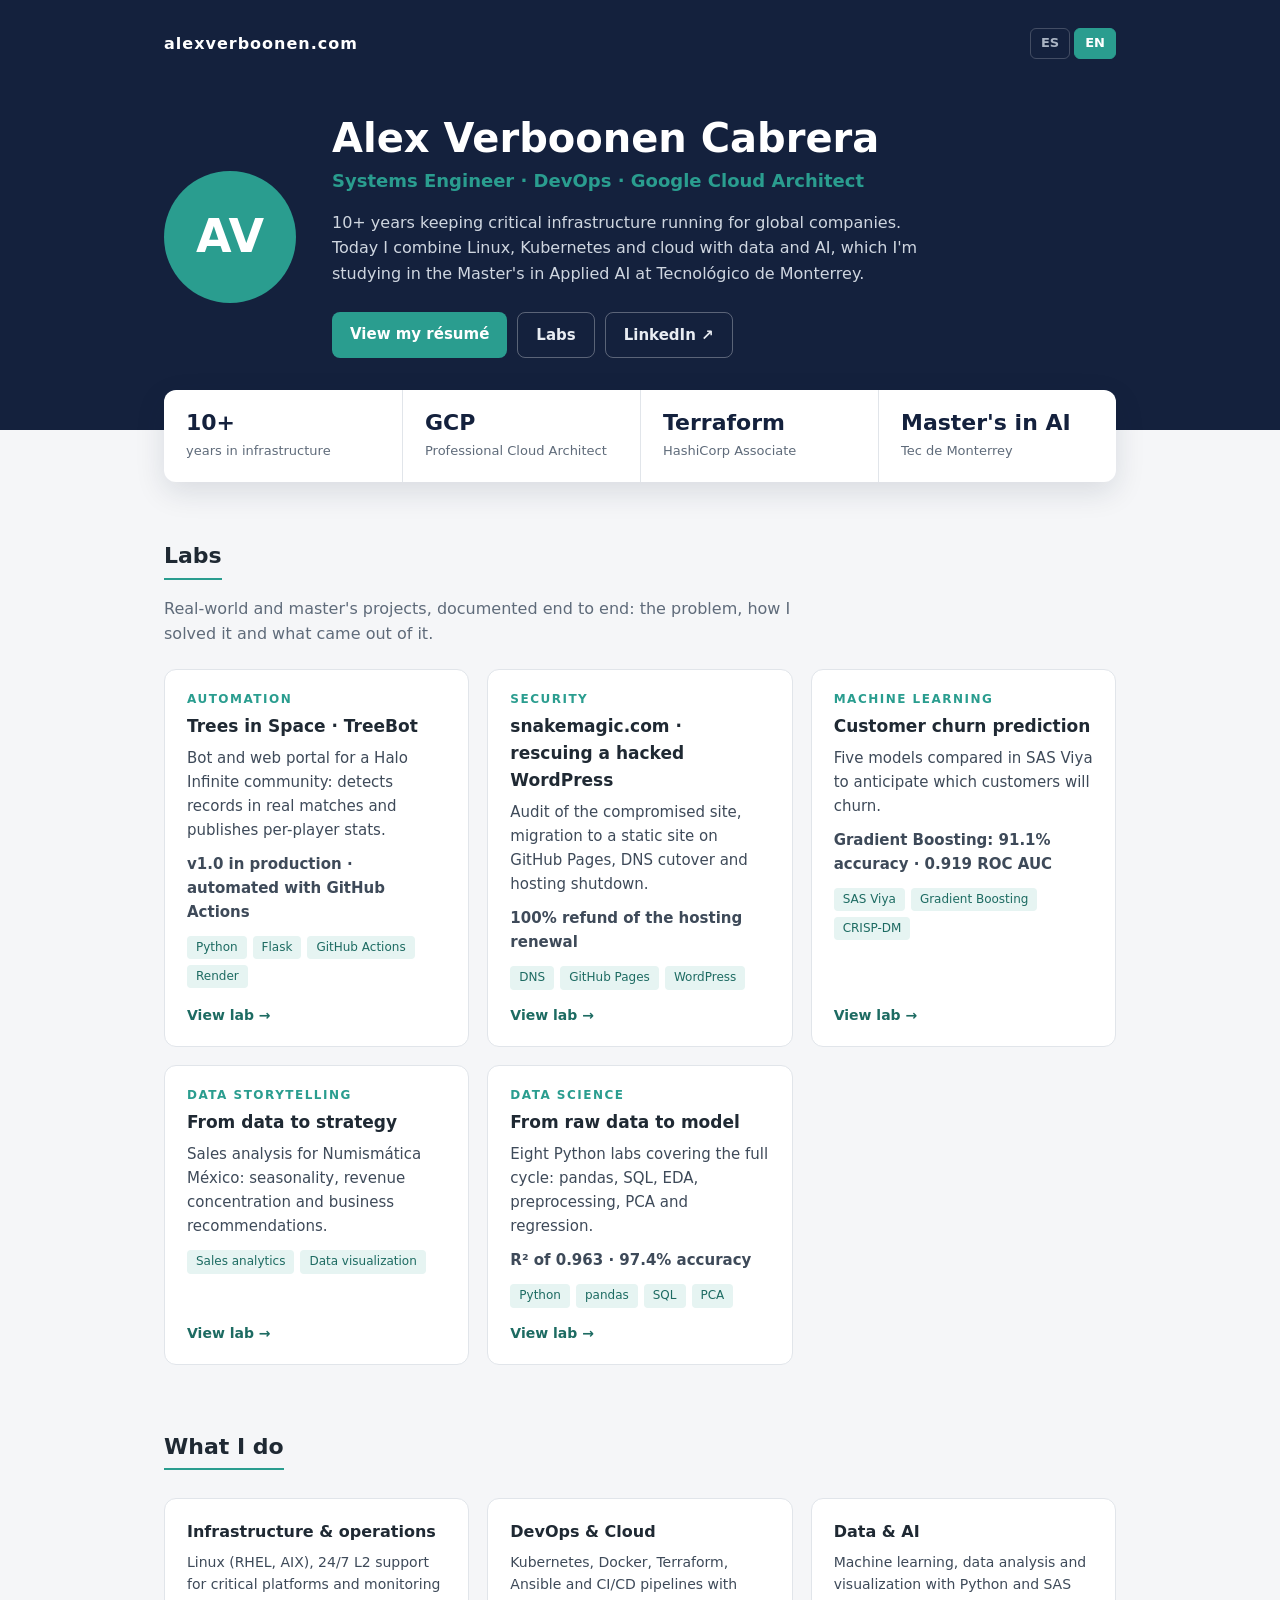
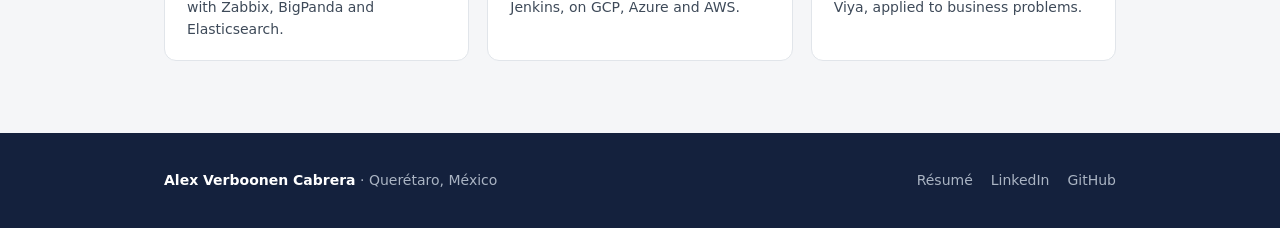
<file: index.html>
<!DOCTYPE html>
<!--
  ============================================================
   PORTADA (LANDING) DE alexverboonen.com
  ============================================================
   Una sola página bilingüe (español / inglés).
   • Cada texto existe dos veces: uno con class="es" y otro con class="en".
     Solo se muestra el del idioma activo.
   • El idioma se elige así: botón ES/EN → idioma del navegador → español.
   • Colores: mismas variables que el CV (sección :root), para que todo
     el sitio se vea como uno solo.
   • Para agregar un laboratorio: copia un bloque <a class="lab">…</a>
     dentro de la sección "labs" y cambia textos y enlaces.
  ============================================================
-->
<html lang="es">
<head>
  <meta charset="UTF-8">
  <meta name="viewport" content="width=device-width, initial-scale=1.0">
  <title>Alex Verboonen Cabrera · Systems Engineer, DevOps & Cloud</title>
  <meta name="description" content="Alex Verboonen Cabrera: Systems Engineer y DevOps con más de 10 años en infraestructura, Google Professional Cloud Architect. CV y laboratorios de datos, IA y cloud.">
  <link rel="canonical" href="https://alexverboonen.com/">

  <!-- Vista previa al compartir el enlace (LinkedIn, WhatsApp, etc.) -->
  <meta property="og:type" content="website">
  <meta property="og:url" content="https://alexverboonen.com/">
  <meta property="og:title" content="Alex Verboonen Cabrera · Systems Engineer, DevOps & Cloud">
  <meta property="og:description" content="Más de 10 años en infraestructura para empresas globales. CV y laboratorios de datos, IA y cloud.">

  <style>
    /* ---------- 1. VARIABLES (las mismas del CV) ---------- */
    :root {
      --color-fondo:   #f5f6f8;
      --color-tarjeta: #ffffff;
      --color-lateral: #14213d;
      --color-acento:  #2a9d8f;
      --color-boton:   #1d6b62;   /* verde oscuro: buen contraste con texto blanco */
      --color-texto:   #1f2933;
      --color-suave:   #5f6b7a;
      --fuente: "Segoe UI", system-ui, -apple-system, Roboto, Arial, sans-serif;
    }

    * { box-sizing: border-box; margin: 0; padding: 0; }
    body {
      font-family: var(--fuente);
      background: var(--color-fondo);
      color: var(--color-texto);
      line-height: 1.6;
    }
    a { color: inherit; text-decoration: none; }
    .contenedor { max-width: 1000px; margin: 0 auto; padding: 0 24px; }

    /* Idiomas: solo se ve el activo */
    html[lang="es"] .en, html[lang="en"] .es { display: none !important; }

    /* ---------- 2. ENCABEZADO OSCURO ---------- */
    .hero {
      background: var(--color-lateral);
      color: #e8ecf2;
      padding: 28px 0 72px;
    }
    .barra {
      display: flex; justify-content: space-between; align-items: center;
      margin-bottom: 56px;
    }
    .marca { font-weight: 700; letter-spacing: 1px; color: #fff; }
    .idiomas { display: flex; gap: 4px; }
    .idiomas button {
      font: inherit; font-size: 13px; font-weight: 600;
      padding: 4px 10px; border-radius: 6px; cursor: pointer;
      background: transparent; color: #aab4c3;
      border: 1px solid rgba(255,255,255,.2);
    }
    .idiomas button[aria-pressed="true"] { background: var(--color-acento); color: #fff; border-color: var(--color-acento); }

    .presentacion { display: flex; gap: 36px; align-items: center; }
    .avatar {
      flex: none;
      width: 132px; height: 132px; border-radius: 50%;
      background: var(--color-acento);
      display: flex; align-items: center; justify-content: center;
      font-size: 46px; font-weight: 700; color: #fff;
    }
    .hero h1 { font-size: 40px; line-height: 1.15; color: #fff; }
    .titular { color: var(--color-acento); font-weight: 600; font-size: 18px; margin: 6px 0 14px; }
    .pitch { max-width: 620px; font-size: 16px; color: #cfd6e0; }

    .acciones { display: flex; flex-wrap: wrap; gap: 10px; margin-top: 26px; }
    .boton {
      display: inline-block; padding: 10px 18px; border-radius: 8px;
      font-size: 15px; font-weight: 600;
      transition: background .15s, border-color .15s;
    }
    .boton.principal { background: var(--color-acento); color: #fff; }
    .boton.principal:hover { background: #238579; }
    .boton.secundario { border: 1px solid rgba(255,255,255,.3); color: #e8ecf2; }
    .boton.secundario:hover { border-color: #fff; }
    .boton:focus-visible, .lab:focus-visible, .idiomas button:focus-visible {
      outline: 3px solid var(--color-acento); outline-offset: 2px;
    }

    /* ---------- 3. DATOS CLAVE (tarjeta que monta sobre el encabezado) ---------- */
    .datos {
      margin-top: -40px;
      background: var(--color-tarjeta);
      border-radius: 12px;
      box-shadow: 0 10px 30px rgba(20,33,61,.12);
      display: grid; grid-template-columns: repeat(4, 1fr);
    }
    .dato { padding: 20px 22px; border-left: 1px solid #e1e5ea; }
    .dato:first-child { border-left: none; }
    .dato strong { display: block; font-size: 22px; color: var(--color-lateral); line-height: 1.2; }
    .dato span { font-size: 13px; color: var(--color-suave); }

    /* ---------- 4. SECCIONES ---------- */
    section { padding: 56px 0 8px; }
    h2 {
      font-size: 22px; margin-bottom: 6px;
      display: inline-block; padding-bottom: 4px;
      border-bottom: 2px solid var(--color-acento);
    }
    .intro { color: var(--color-suave); margin: 10px 0 22px; max-width: 680px; }

    /* Tarjetas de laboratorios */
    .labs { display: grid; grid-template-columns: repeat(auto-fit, minmax(280px, 1fr)); gap: 18px; }
    .lab {
      display: flex; flex-direction: column;
      background: var(--color-tarjeta);
      border: 1px solid #e1e5ea; border-radius: 12px;
      padding: 20px 22px;
      transition: transform .15s, box-shadow .15s, border-color .15s;
    }
    .lab:hover { transform: translateY(-3px); box-shadow: 0 8px 22px rgba(20,33,61,.10); border-color: var(--color-acento); }
    .categoria { font-size: 12px; font-weight: 700; letter-spacing: 1.5px; text-transform: uppercase; color: var(--color-acento); }
    .lab h3 { font-size: 17px; margin: 4px 0 6px; }
    .lab p { font-size: 15px; color: #3e4a59; }
    .metrica { margin-top: 10px; font-size: 14px; font-weight: 600; color: var(--color-boton); }
    .tec { margin: 12px 0 14px; display: flex; flex-wrap: wrap; gap: 6px; }
    .tec span { font-size: 12px; padding: 2px 9px; border-radius: 4px; background: #e6f4f2; color: #1d6b62; }
    .ver { margin-top: auto; font-size: 14px; font-weight: 600; color: var(--color-boton); }

    /* Lo que hago */
    .areas { display: grid; grid-template-columns: repeat(3, 1fr); gap: 18px; }
    .area { background: var(--color-tarjeta); border-radius: 12px; padding: 20px 22px; border: 1px solid #e1e5ea; }
    .area h3 { font-size: 16px; margin-bottom: 6px; }
    .area p { font-size: 14px; color: #3e4a59; }

    /* ---------- 5. PIE ---------- */
    footer { margin-top: 64px; background: var(--color-lateral); color: #aab4c3; padding: 36px 0; font-size: 14px; }
    footer .contenedor { display: flex; flex-wrap: wrap; justify-content: space-between; gap: 16px; align-items: center; }
    footer strong { color: #fff; }
    footer nav { display: flex; gap: 18px; }
    footer a:hover { color: #fff; }

    /* ---------- 6. CELULARES ---------- */
    @media (max-width: 760px) {
      .barra { margin-bottom: 36px; }
      .presentacion { flex-direction: column; align-items: flex-start; gap: 20px; }
      .avatar { width: 96px; height: 96px; font-size: 34px; }
      .hero h1 { font-size: 32px; }
      .datos { grid-template-columns: 1fr 1fr; }
      .dato:nth-child(3) { border-left: none; }
      .dato:nth-child(n+3) { border-top: 1px solid #e1e5ea; }
      .areas { grid-template-columns: 1fr; }
    }
    @media (prefers-reduced-motion: reduce) { * { transition: none !important; } }
  </style>
</head>
<body>

  <!-- ===== ENCABEZADO ===== -->
  <header class="hero">
    <div class="contenedor">
      <div class="barra">
        <span class="marca">alexverboonen.com</span>
        <div class="idiomas" role="group" aria-label="Idioma / Language">
          <button type="button" data-lang="es" aria-pressed="true">ES</button>
          <button type="button" data-lang="en" aria-pressed="false">EN</button>
        </div>
      </div>

      <div class="presentacion">
        <div class="avatar" aria-hidden="true">AV</div>
        <div>
          <h1>Alex Verboonen Cabrera</h1>
          <p class="titular">Systems Engineer · DevOps · Google Cloud Architect</p>
          <p class="pitch es">Más de 10 años manteniendo en pie infraestructura crítica para empresas globales. Hoy combino Linux, Kubernetes y cloud con datos e inteligencia artificial, que estudio en la Maestría en IA Aplicada del Tec de Monterrey.</p>
          <p class="pitch en">10+ years keeping critical infrastructure running for global companies. Today I combine Linux, Kubernetes and cloud with data and AI, which I'm studying in the Master's in Applied AI at Tecnológico de Monterrey.</p>

          <div class="acciones">
            <a class="boton principal es" href="/cv/es/">Ver mi CV</a>
            <a class="boton principal en" href="/cv/en/">View my résumé</a>
            <a class="boton secundario es" href="#laboratorios">Laboratorios</a>
            <a class="boton secundario en" href="#laboratorios">Labs</a>
            <a class="boton secundario" href="https://www.linkedin.com/in/alex-verboonen/" target="_blank" rel="noopener">LinkedIn ↗</a>
          </div>
        </div>
      </div>
    </div>
  </header>

  <main class="contenedor">

    <!-- ===== DATOS CLAVE ===== -->
    <div class="datos">
      <div class="dato"><strong>10+</strong><span class="es">años en infraestructura</span><span class="en">years in infrastructure</span></div>
      <div class="dato"><strong>GCP</strong><span>Professional Cloud Architect</span></div>
      <div class="dato"><strong>Terraform</strong><span>HashiCorp Associate</span></div>
      <div class="dato"><strong class="es">Maestría IA</strong><strong class="en">Master's in AI</strong><span>Tec de Monterrey</span></div>
    </div>

    <!-- ===== LABORATORIOS ===== -->
    <section id="laboratorios">
      <h2 class="es">Laboratorios</h2>
      <h2 class="en">Labs</h2>
      <p class="intro es">Proyectos reales y de la maestría, documentados de principio a fin: el problema, cómo lo resolví y qué resultó.</p>
      <p class="intro en">Real-world and master's projects, documented end to end: the problem, how I solved it and what came out of it.</p>

      <div class="labs">
        <a class="lab" href="/cv/es/labs/trees-in-space.html" data-en="/cv/en/labs/trees-in-space.html">
          <span class="categoria es">Automatización</span><span class="categoria en">Automation</span>
          <h3>Trees in Space · TreeBot</h3>
          <p class="es">Bot y portal web para una comunidad de Halo Infinite: detecta récords en partidas reales y publica estadísticas por jugador.</p>
          <p class="en">Bot and web portal for a Halo Infinite community: detects records in real matches and publishes per-player stats.</p>
          <p class="metrica es">v1.0 en producción · automatizado con GitHub Actions</p>
          <p class="metrica en">v1.0 in production · automated with GitHub Actions</p>
          <div class="tec"><span>Python</span><span>Flask</span><span>GitHub Actions</span><span>Render</span></div>
          <span class="ver es">Ver laboratorio →</span><span class="ver en">View lab →</span>
        </a>

        <a class="lab" href="/cv/es/labs/snakemagic.html" data-en="/cv/en/labs/snakemagic.html">
          <span class="categoria es">Ciberseguridad</span><span class="categoria en">Security</span>
          <h3 class="es">snakemagic.com · rescate de un WordPress hackeado</h3>
          <h3 class="en">snakemagic.com · rescuing a hacked WordPress</h3>
          <p class="es">Auditoría del sitio comprometido, migración a sitio estático en GitHub Pages, cambio de DNS y cierre del hosting.</p>
          <p class="en">Audit of the compromised site, migration to a static site on GitHub Pages, DNS cutover and hosting shutdown.</p>
          <p class="metrica es">Reembolso del 100% de la renovación</p>
          <p class="metrica en">100% refund of the hosting renewal</p>
          <div class="tec"><span>DNS</span><span>GitHub Pages</span><span>WordPress</span></div>
          <span class="ver es">Ver laboratorio →</span><span class="ver en">View lab →</span>
        </a>

        <a class="lab" href="/cv/es/labs/customer-churn.html" data-en="/cv/en/labs/customer-churn.html">
          <span class="categoria">Machine Learning</span>
          <h3 class="es">Predicción de abandono de clientes</h3>
          <h3 class="en">Customer churn prediction</h3>
          <p class="es">Comparación de cinco modelos en SAS Viya para anticipar qué clientes abandonarán la empresa.</p>
          <p class="en">Five models compared in SAS Viya to anticipate which customers will churn.</p>
          <p class="metrica es">Gradient Boosting: 91.1% de exactitud · ROC AUC 0.919</p>
          <p class="metrica en">Gradient Boosting: 91.1% accuracy · 0.919 ROC AUC</p>
          <div class="tec"><span>SAS Viya</span><span>Gradient Boosting</span><span>CRISP-DM</span></div>
          <span class="ver es">Ver laboratorio →</span><span class="ver en">View lab →</span>
        </a>

        <a class="lab" href="/cv/es/labs/data-storytelling.html" data-en="/cv/en/labs/data-storytelling.html">
          <span class="categoria">Data Storytelling</span>
          <h3 class="es">De los datos a la estrategia</h3>
          <h3 class="en">From data to strategy</h3>
          <p class="es">Análisis de ventas para Numismática México: estacionalidad, concentración de ingresos y recomendaciones comerciales.</p>
          <p class="en">Sales analysis for Numismática México: seasonality, revenue concentration and business recommendations.</p>
          <div class="tec"><span class="es">Análisis de ventas</span><span class="es">Visualización</span><span class="en">Sales analytics</span><span class="en">Data visualization</span></div>
          <span class="ver es">Ver laboratorio →</span><span class="ver en">View lab →</span>
        </a>

        <a class="lab" href="/cv/es/labs/ciencia-datos.html" data-en="/cv/en/labs/ciencia-datos.html">
          <span class="categoria">Data Science</span>
          <h3 class="es">Del dato crudo al modelo</h3>
          <h3 class="en">From raw data to model</h3>
          <p class="es">Ocho laboratorios en Python que recorren el ciclo completo: pandas, SQL, EDA, preprocesamiento, PCA y regresión.</p>
          <p class="en">Eight Python labs covering the full cycle: pandas, SQL, EDA, preprocessing, PCA and regression.</p>
          <p class="metrica es">R² de 0.963 · 97.4% de exactitud</p>
          <p class="metrica en">R² of 0.963 · 97.4% accuracy</p>
          <div class="tec"><span>Python</span><span>pandas</span><span>SQL</span><span>PCA</span></div>
          <span class="ver es">Ver laboratorio →</span><span class="ver en">View lab →</span>
        </a>
      </div>
    </section>

    <!-- ===== LO QUE HAGO ===== -->
    <section>
      <h2 class="es">Lo que hago</h2>
      <h2 class="en">What I do</h2>
      <div class="areas" style="margin-top:22px">
        <div class="area">
          <h3 class="es">Infraestructura y operación</h3><h3 class="en">Infrastructure & operations</h3>
          <p class="es">Linux (RHEL, AIX), soporte L2 24/7 para plataformas críticas y monitoreo con Zabbix, BigPanda y Elasticsearch.</p>
          <p class="en">Linux (RHEL, AIX), 24/7 L2 support for critical platforms and monitoring with Zabbix, BigPanda and Elasticsearch.</p>
        </div>
        <div class="area">
          <h3>DevOps & Cloud</h3>
          <p class="es">Kubernetes, Docker, Terraform, Ansible y pipelines CI/CD con Jenkins, sobre GCP, Azure y AWS.</p>
          <p class="en">Kubernetes, Docker, Terraform, Ansible and CI/CD pipelines with Jenkins, on GCP, Azure and AWS.</p>
        </div>
        <div class="area">
          <h3 class="es">Datos e IA</h3><h3 class="en">Data & AI</h3>
          <p class="es">Machine Learning, análisis y visualización de datos con Python y SAS Viya, aplicados a problemas de negocio.</p>
          <p class="en">Machine learning, data analysis and visualization with Python and SAS Viya, applied to business problems.</p>
        </div>
      </div>
    </section>
  </main>

  <!-- ===== PIE ===== -->
  <footer>
    <div class="contenedor">
      <div><strong>Alex Verboonen Cabrera</strong> · Querétaro, México</div>
      <nav>
        <a class="es" href="/cv/es/">CV</a>
        <a class="en" href="/cv/en/">Résumé</a>
        <a href="https://www.linkedin.com/in/alex-verboonen/" target="_blank" rel="noopener">LinkedIn</a>
        <a href="https://github.com/AlexVerboo" target="_blank" rel="noopener">GitHub</a>
      </nav>
    </div>
  </footer>

  <script>
    // Idioma: elección guardada → idioma del navegador → español
    (function () {
      var guardado = null;
      try { guardado = localStorage.getItem('idioma'); } catch (e) {}
      var navegador = (navigator.language || 'es').slice(0, 2) === 'es' ? 'es' : 'en';
      aplicar(guardado === 'es' || guardado === 'en' ? guardado : navegador);

      document.querySelectorAll('.idiomas button').forEach(function (b) {
        b.addEventListener('click', function () {
          aplicar(b.dataset.lang);
          try { localStorage.setItem('idioma', b.dataset.lang); } catch (e) {}
        });
      });

      function aplicar(lang) {
        document.documentElement.lang = lang;
        document.querySelectorAll('.idiomas button').forEach(function (b) {
          b.setAttribute('aria-pressed', b.dataset.lang === lang);
        });
        // Los enlaces de laboratorios apuntan a la versión del idioma activo
        document.querySelectorAll('.lab').forEach(function (a) {
          if (!a.dataset.es) a.dataset.es = a.getAttribute('href');
          a.setAttribute('href', lang === 'en' ? a.dataset.en : a.dataset.es);
        });
      }
    })();
  </script>
</body>
</html>
</file>
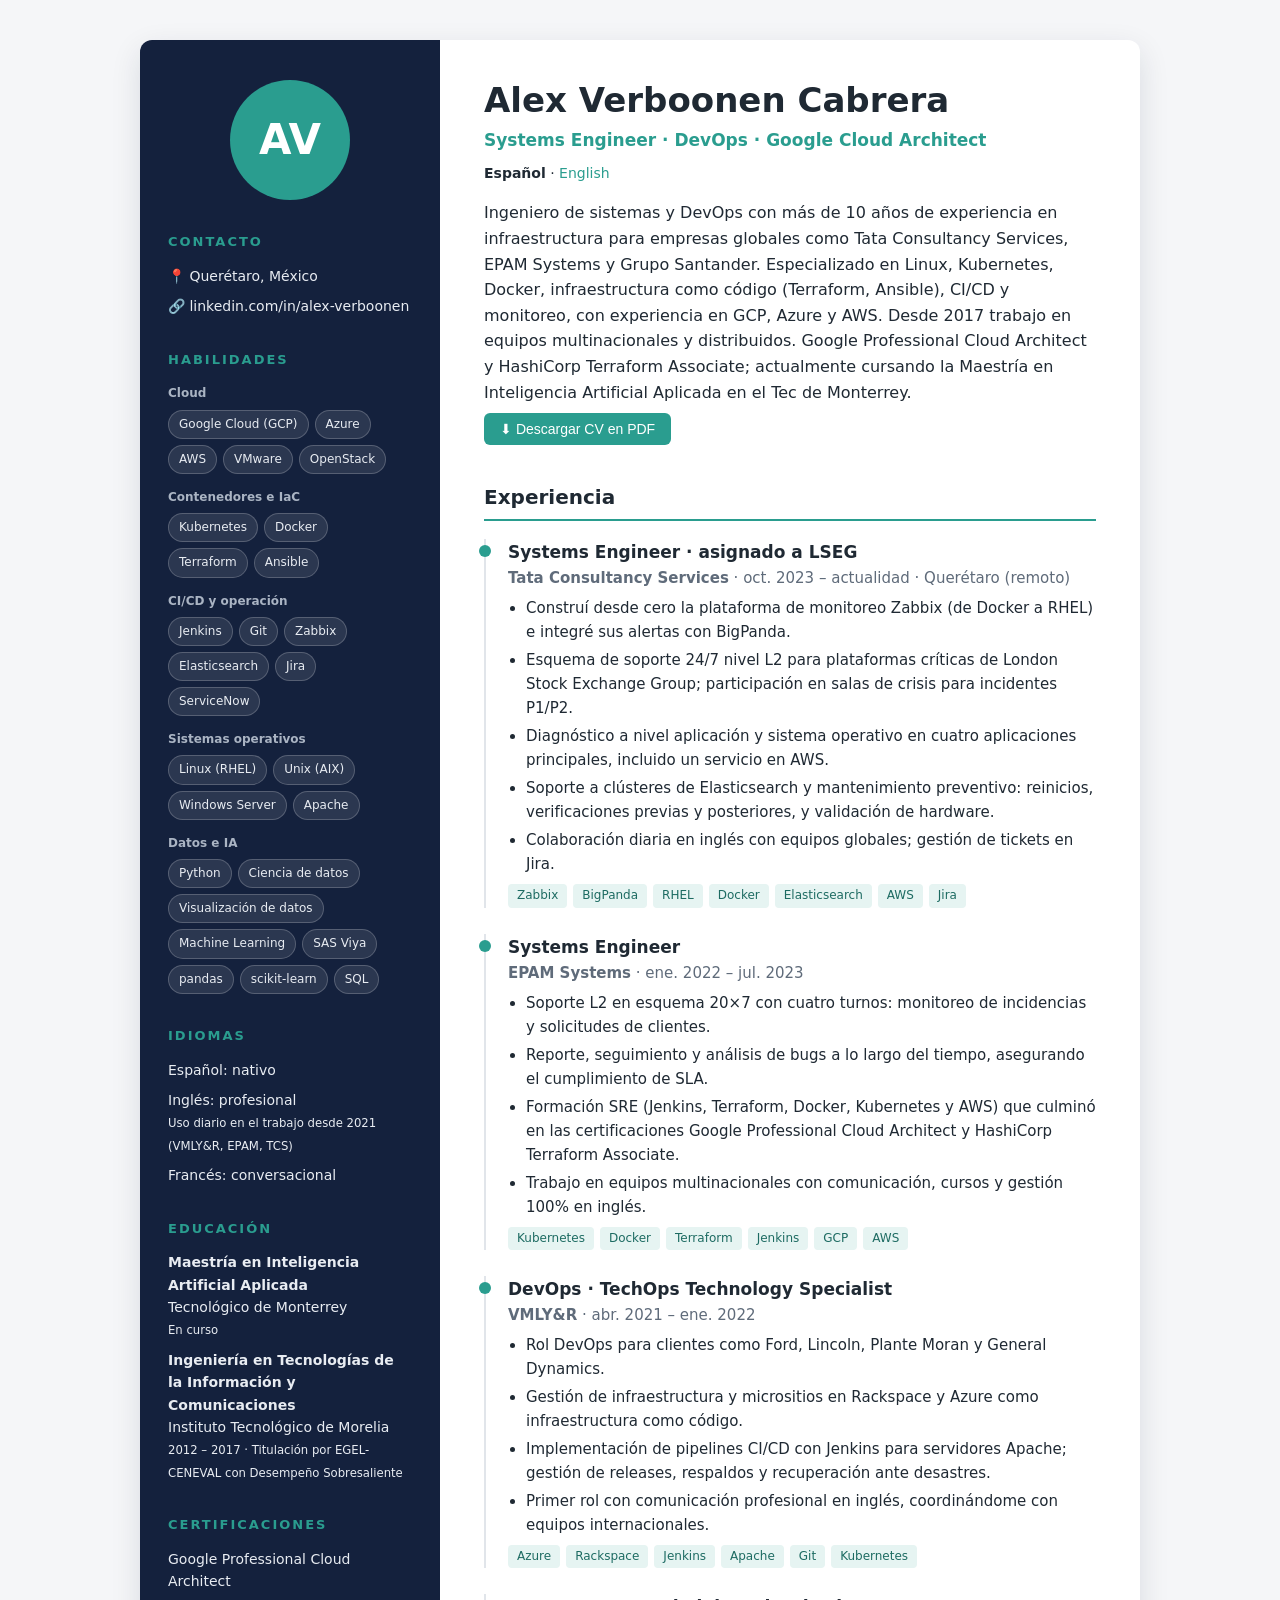
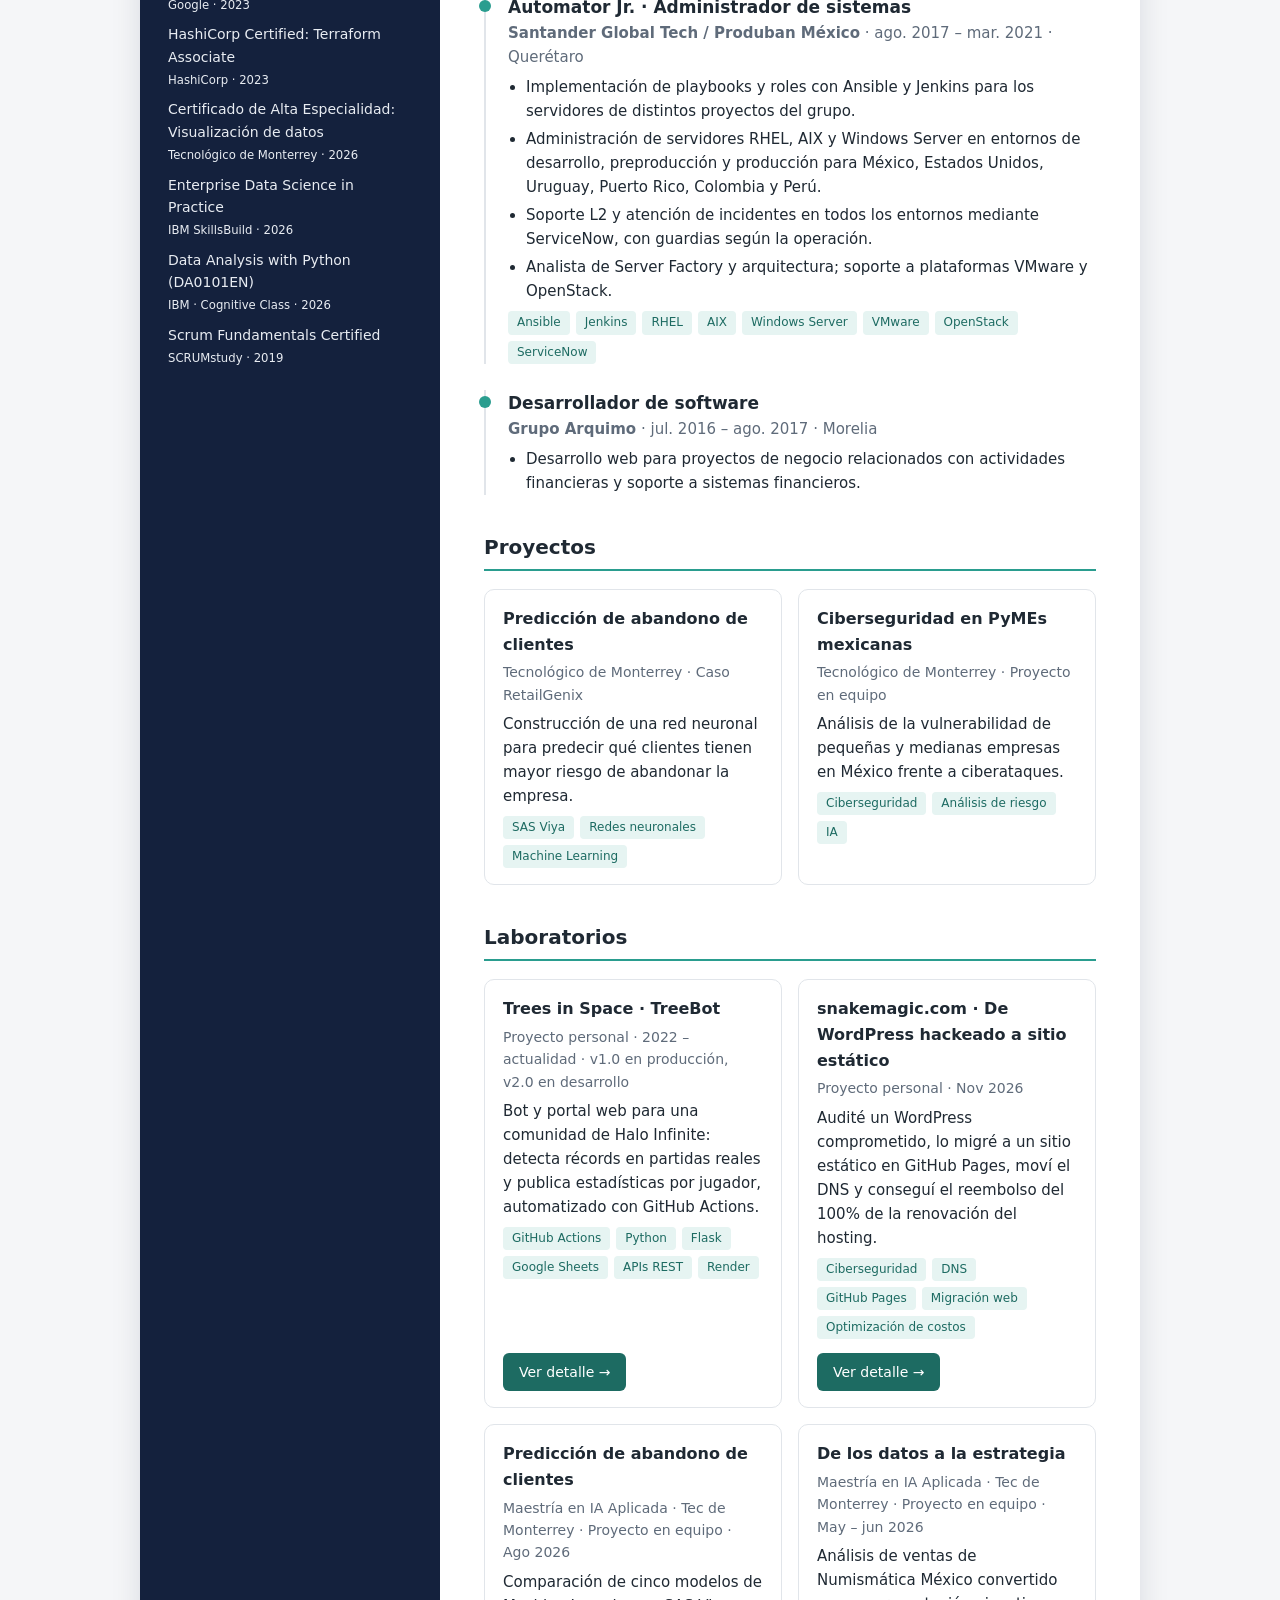
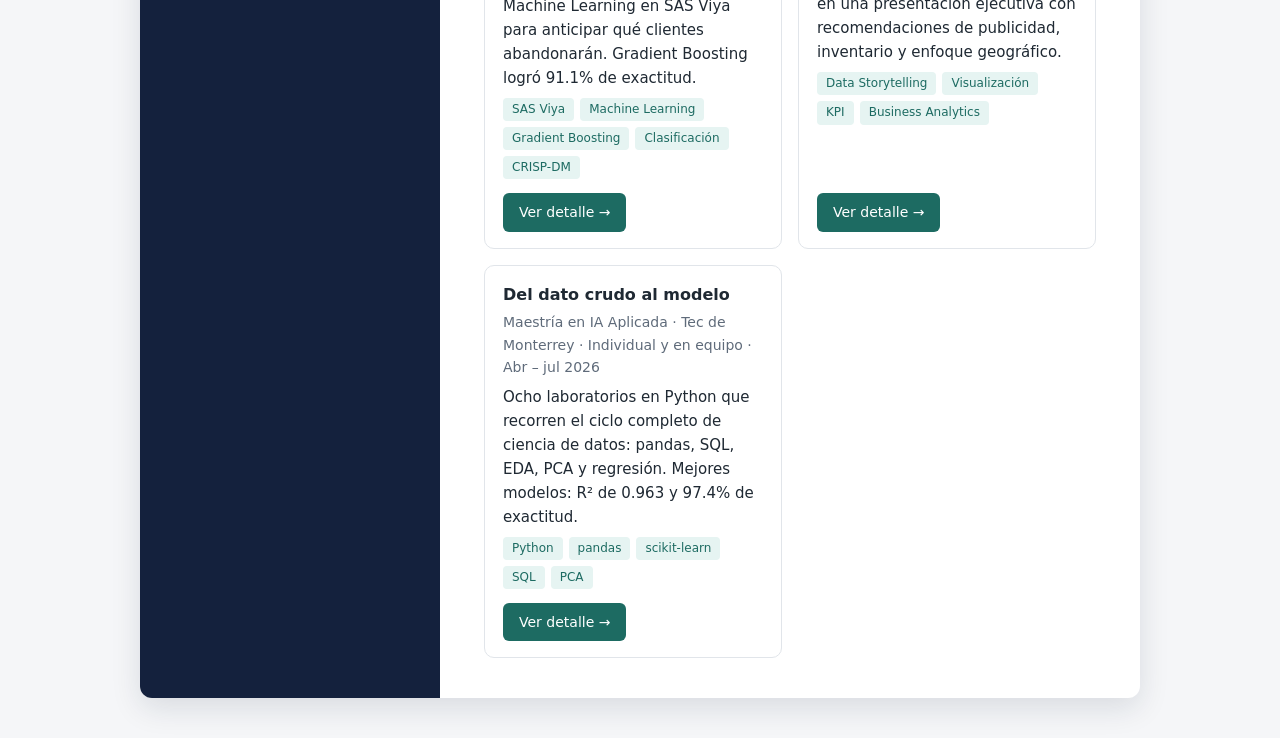
<file: cv/index.html>
<!DOCTYPE html>
<html lang="es">
<head>
  <meta charset="utf-8">
  <title>Alex Verboonen Cabrera</title>
  <meta http-equiv="refresh" content="0; url=/cv/es/">
  <link rel="canonical" href="https://alexverboonen.com/cv/es/">
</head>
<body><a href="/cv/es/">Ir al CV</a></body>
</html>
</file>
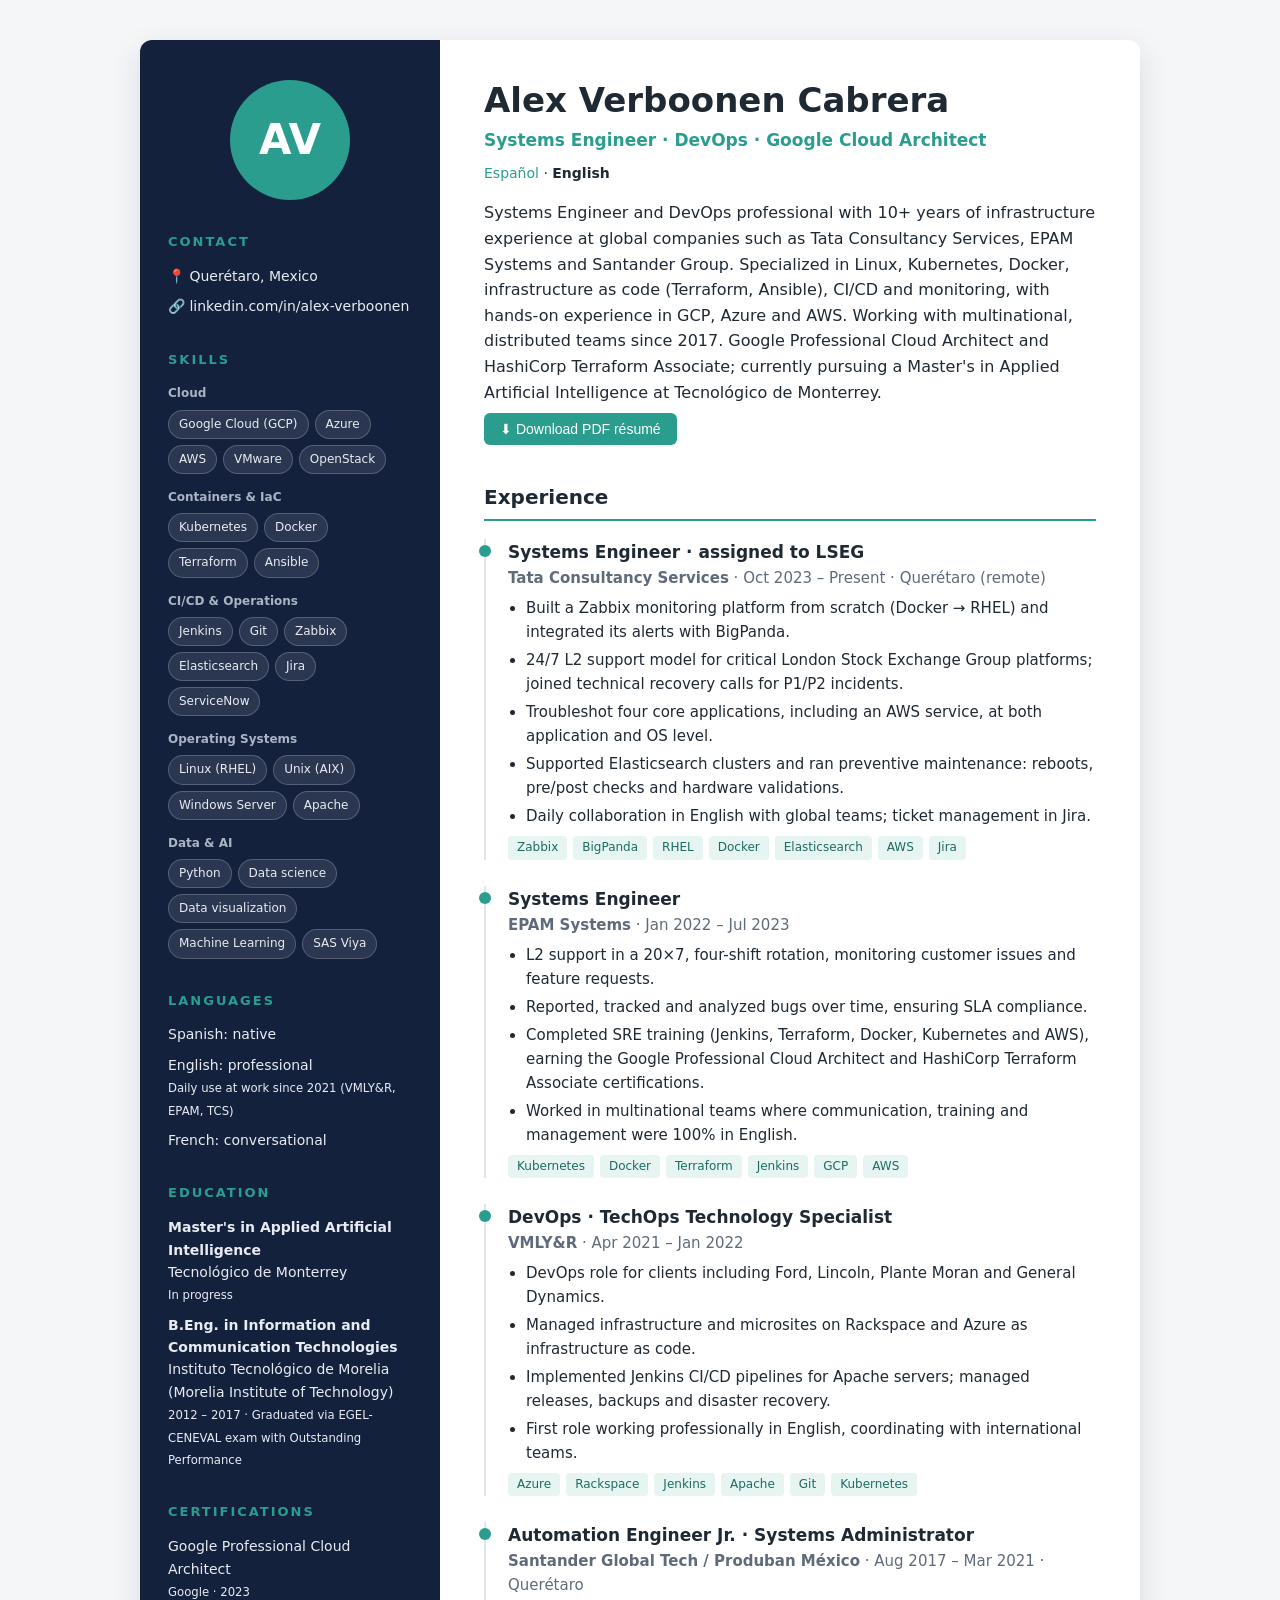
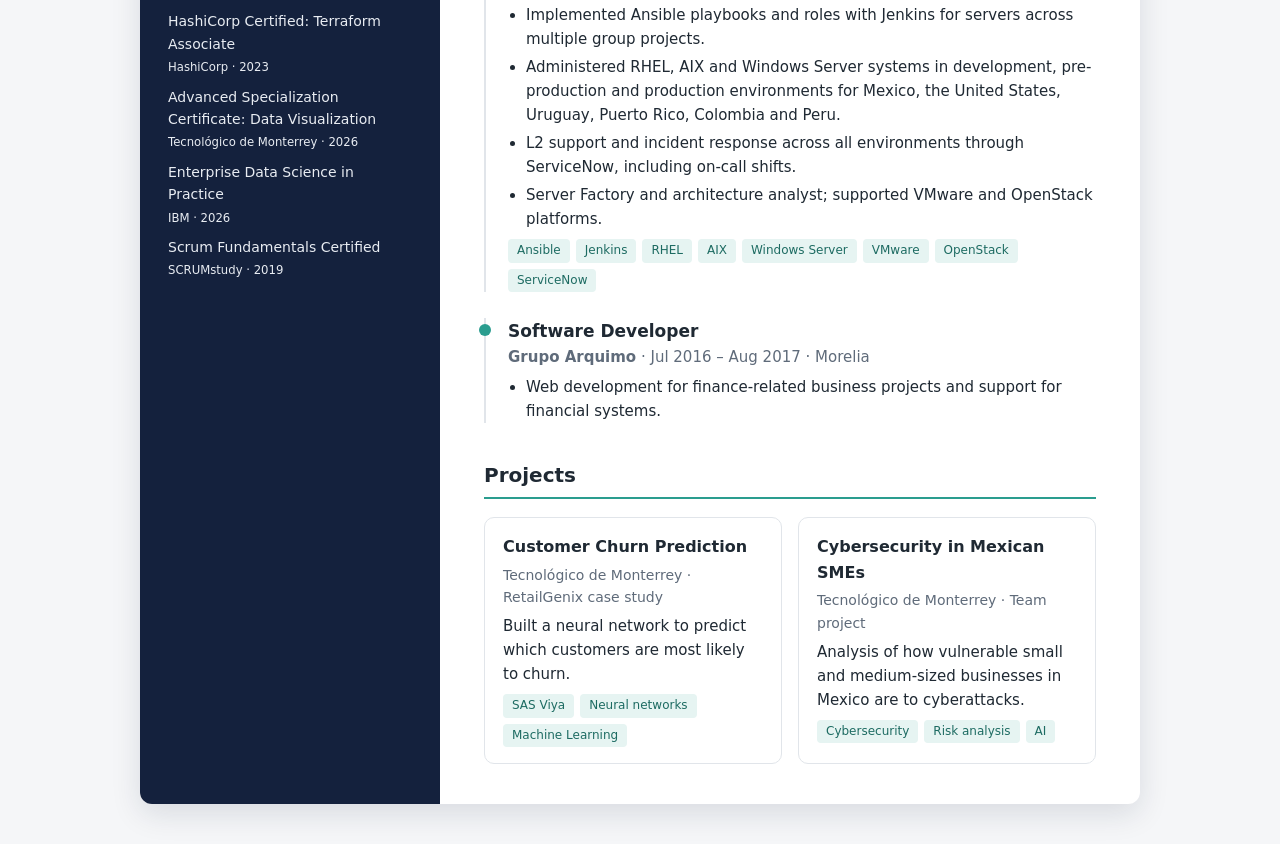
<file: en/index.html>
<!DOCTYPE html>
<!--
  ============================================================
   CURRÍCULUM WEB DE ALEX VERBOONEN CABRERA
  ============================================================
   Cómo está organizado este archivo:
     1. <head>   → datos de la página (título, idioma) y los ESTILOS (CSS).
     2. <body>   → el CONTENIDO que se ve (tu nombre, experiencia, etc.).

   Para cambiar TEXTOS: busca la sección en <body> y edita lo que
   está entre las etiquetas, por ejemplo <h3>Systems Engineer</h3>.

   Para cambiar COLORES: modifica las variables de :root (abajo).
   Todo el sitio usa esas variables, así que cambias un valor
   y se actualiza en todos lados.

   DOS VERSIONES EN UN MISMO ARCHIVO:
     • En pantalla: diseño a dos columnas, pensado para personas.
     • Al imprimir / guardar como PDF: una sola columna, sin colores
       de fondo, pensado para los sistemas ATS de las empresas.
  ============================================================
-->
<html lang="en">
<head>
  <meta charset="UTF-8">
  <!-- Hace que la página se vea bien en celulares -->
  <meta name="viewport" content="width=device-width, initial-scale=1.0">
  <title>Alex Verboonen Cabrera · Systems Engineer & DevOps</title>
  <!-- Descripción que muestran Google y las redes al compartir el enlace -->
  <meta name="description" content="Resume of Alex Verboonen Cabrera: Systems Engineer and DevOps professional with 10+ years of experience in infrastructure, Linux, Kubernetes, Terraform and cloud.">

  <style>
    /* ---------- 1. VARIABLES DE DISEÑO (cámbialas a tu gusto) ---------- */
    :root {
      --color-fondo:      #f5f6f8;   /* fondo general de la página */
      --color-tarjeta:    #ffffff;   /* fondo del área principal */
      --color-lateral:    #14213d;   /* fondo de la columna izquierda */
      --color-acento:     #2a9d8f;   /* color de resaltado (líneas, etiquetas) */
      --color-texto:      #1f2933;   /* texto principal */
      --color-suave:      #5f6b7a;   /* texto secundario (fechas, lugares) */
      --fuente: "Segoe UI", system-ui, -apple-system, Roboto, Arial, sans-serif;
    }

    /* ---------- 2. ESTILOS BASE ---------- */
    * { box-sizing: border-box; margin: 0; padding: 0; }

    body {
      font-family: var(--fuente);
      background: var(--color-fondo);
      color: var(--color-texto);
      line-height: 1.6;
      padding: 40px 16px;
    }

    a { color: var(--color-acento); text-decoration: none; }
    a:hover { text-decoration: underline; }

    /* ---------- 3. ESTRUCTURA: dos columnas ---------- */
    /*
      Truco importante: en el HTML la columna PRINCIPAL va primero
      (así la leen bien los ATS y los lectores de pantalla), pero con
      "order" la columna lateral se dibuja a la izquierda en pantalla.
    */
    .cv {
      max-width: 1000px;
      margin: 0 auto;
      display: grid;
      grid-template-columns: 300px 1fr;  /* columna izquierda fija, derecha flexible */
      background: var(--color-tarjeta);
      border-radius: 12px;
      overflow: hidden;
      box-shadow: 0 10px 30px rgba(20, 33, 61, 0.12);
    }
    .lateral   { order: 1; }
    .principal { order: 2; }

    /* ---------- 4. COLUMNA IZQUIERDA ---------- */
    .lateral {
      background: var(--color-lateral);
      color: #e8ecf2;
      padding: 40px 28px;
    }

    /* Círculo con tus iniciales. Si quieres tu foto, mira el comentario en el HTML */
    .avatar {
      width: 120px; height: 120px;
      border-radius: 50%;
      background: var(--color-acento);
      display: flex; align-items: center; justify-content: center;
      font-size: 42px; font-weight: 700; color: #fff;
      margin: 0 auto 8px;
      object-fit: cover;
    }

    .lateral h2 {
      font-size: 13px;
      text-transform: uppercase;
      letter-spacing: 2px;
      color: var(--color-acento);
      margin: 32px 0 12px;
    }
    .lateral h3 {
      font-size: 12px;
      font-weight: 600;
      color: #aab4c3;
      margin: 14px 0 6px;
    }

    .lateral ul { list-style: none; }
    .lateral li { margin-bottom: 8px; font-size: 14px; }
    .lateral a { color: #e8ecf2; }

    /* Etiquetas de habilidades */
    .etiquetas { display: flex; flex-wrap: wrap; gap: 6px; }
    .etiqueta {
      font-size: 12px;
      padding: 4px 10px;
      border-radius: 20px;
      background: rgba(255, 255, 255, 0.1);
      border: 1px solid rgba(255, 255, 255, 0.2);
    }

    /* ---------- 5. COLUMNA DERECHA ---------- */
    .principal { padding: 40px 44px; }

    .principal h1 { font-size: 34px; line-height: 1.2; }
    .titular {
      font-size: 17px;
      color: var(--color-acento);
      font-weight: 600;
      margin: 6px 0 20px;
    }

    .principal h2 {
      font-size: 20px;
      margin: 36px 0 18px;
      padding-bottom: 6px;
      border-bottom: 2px solid var(--color-acento);
    }

    /* Cada trabajo de la experiencia y cada proyecto */
    .puesto {
      position: relative;
      padding-left: 22px;
      margin-bottom: 26px;
      border-left: 2px solid #e1e5ea;
    }
    /* Puntito de la línea de tiempo */
    .puesto::before {
      content: "";
      position: absolute;
      left: -7px; top: 6px;
      width: 12px; height: 12px;
      border-radius: 50%;
      background: var(--color-acento);
    }
    .puesto h3 { font-size: 17px; }
    .empresa { font-weight: 600; }
    .meta { font-size: 14px; color: var(--color-suave); margin-bottom: 6px; }
    .puesto ul { padding-left: 18px; font-size: 15px; }
    .puesto li { margin-bottom: 4px; }
    .puesto p  { font-size: 15px; }

    /* Etiquetas de tecnologías dentro de un puesto */
    .tec { margin-top: 8px; display: flex; flex-wrap: wrap; gap: 6px; }
    .tec span {
      font-size: 12px;
      padding: 2px 9px;
      border-radius: 4px;
      background: #e6f4f2;
      color: #1d6b62;
    }

    /* Tarjetas de proyectos: cuadrícula de 2 */
    .proyectos {
      display: grid;
      grid-template-columns: repeat(auto-fit, minmax(260px, 1fr));
      gap: 16px;
    }
    .proyecto {
      border: 1px solid #e1e5ea;
      border-radius: 10px;
      padding: 16px 18px;
      font-size: 15px;
    }
    .proyecto h3 { font-size: 16px; margin-bottom: 4px; }

    /* Botón de imprimir / guardar PDF */
    .boton {
      display: inline-block;
      margin-top: 8px;
      padding: 8px 16px;
      border-radius: 6px;
      background: var(--color-acento);
      color: #fff;
      font-size: 14px;
      border: none;
      cursor: pointer;
    }

    .solo-imprimir { display: none; }
    .idioma { font-size: 14px; margin: -12px 0 16px; }

    /* ---------- 6. CELULARES: una sola columna ---------- */
    @media (max-width: 760px) {
      body { padding: 0; }
      .cv { grid-template-columns: 1fr; border-radius: 0; }
      .principal { padding: 32px 22px; }
    }

    /* ---------- 7. IMPRESIÓN / PDF: una columna, apto para ATS ---------- */
    @media print {
      @page { margin: 10mm 14mm; }
      body { background: #fff; padding: 0; font-size: 9.5pt; line-height: 1.35; }
      .solo-imprimir { display: block; margin: -12px 0 10px; color: var(--color-suave); }
      .principal h1 { font-size: 22pt; }
      .titular { margin: 2px 0 14px; font-size: 12pt; }
      .puesto { margin-bottom: 9px; }
      .puesto ul, .puesto p, .proyecto { font-size: 9.5pt; }
      .meta { font-size: 9pt; margin-bottom: 2px; }
      .lateral li { font-size: 9.5pt; margin-bottom: 2px; }
      .cv {
        display: block;          /* una sola columna, en el orden del HTML */
        box-shadow: none;
        border-radius: 0;
      }
      .principal { padding: 0; }
      .lateral {
        background: #fff;        /* sin fondo oscuro: ahorra tinta y lo lee mejor el ATS */
        color: var(--color-texto);
        padding: 0;
      }
      .lateral a { color: var(--color-texto); }
      .lateral h2 {
        font-size: 12pt;
        text-transform: none;
        letter-spacing: 0;
        color: var(--color-texto);
        border-bottom: 2px solid var(--color-acento);
        padding-bottom: 4px;
        margin: 20px 0 10px;
      }
      .lateral h3 { color: var(--color-texto); }
      /* En el PDF las habilidades salen como texto separado por comas */
      .etiquetas { display: block; }
      .etiqueta { border: none; background: none; padding: 0; font-size: 9.5pt; }
      .etiqueta:not(:last-child)::after { content: ","; }
      .tec span { background: none; padding: 0; color: var(--color-suave); }
      .tec span:not(:last-child)::after { content: " ·"; }
      .proyectos { display: block; }
      .proyecto { border: none; padding: 0; margin-bottom: 12px; }
      .puesto { border-left: none; padding-left: 0; break-inside: avoid; }
      .puesto::before { display: none; }
      .no-imprimir, .avatar { display: none; }
      .principal h2 { margin: 16px 0 10px; font-size: 12pt; }
      .lateral h2 { margin: 16px 0 8px; }
      .lateral h3 { margin: 6px 0 2px; font-size: 9.5pt; }
      /* En el PDF, educación y certificaciones van en una sola línea cada una */
      .lateral li br { display: none; }
      .lateral li small::before { content: " · "; }
      .lateral li small { font-size: 9pt; color: var(--color-suave); }
    }
  </style>
</head>

<body>
  <main class="cv">

    <!-- ===================== COLUMNA PRINCIPAL ===================== -->
    <!-- Va primero en el HTML para que los ATS lean tu nombre y experiencia antes que nada -->
    <section class="principal">

      <h1>Alex Verboonen Cabrera</h1>
      <p class="titular">Systems Engineer · DevOps · Google Cloud Architect</p>
      <!-- Enlace a la versión en español (no sale en el PDF) -->
      <p class="no-imprimir idioma"><a href="/">Español</a> · <strong>English</strong></p>
      <!-- Línea de contacto que solo aparece en el PDF, justo debajo de tu nombre (si agregas tu correo, ponlo aquí también) -->
      <p class="solo-imprimir">Querétaro, Mexico · linkedin.com/in/alex-verboonen</p>

      <!-- PERFIL: 3 a 5 líneas, como recomiendan las guías actuales -->
      <p>
        Systems Engineer and DevOps professional with 10+ years of infrastructure experience at global
        companies such as Tata Consultancy Services, EPAM Systems and Santander Group. Specialized in Linux,
        Kubernetes, Docker, infrastructure as code (Terraform, Ansible), CI/CD and monitoring, with hands-on
        experience in GCP, Azure and AWS. Working with multinational, distributed teams since 2017.
        Google Professional Cloud Architect and HashiCorp Terraform Associate; currently pursuing a
        Master's in Applied Artificial Intelligence at Tecnológico de Monterrey.
      </p>

      <!-- Botón para imprimir o guardar como PDF (no aparece en el PDF) -->
      <button class="boton no-imprimir" onclick="window.print()">⬇ Download PDF résumé</button>

      <h2>Experience</h2>

      <!--
        Cada trabajo es un bloque <article class="puesto">.
        Para agregar uno nuevo, copia un bloque completo (desde <article> hasta </article>)
        y cambia los datos. El orden es del más reciente al más antiguo.

        ✍️ FÓRMULA XYZ PARA TUS LOGROS:  "Logré [X], medido por [Y], haciendo [Z]"
           Ejemplo: "Reduje 40% el tiempo de aprovisionamiento de servidores
                     automatizando la configuración con playbooks de Ansible."
           Si no tienes el número exacto, usa escala o rangos honestos:
           "+200 servidores", "5 países", "despliegues semanales".
      -->

      <article class="puesto">
        <h3>Systems Engineer · assigned to LSEG</h3>
        <p class="meta"><span class="empresa">Tata Consultancy Services</span> · Oct 2023 – Present · Querétaro (remote)</p>
        <ul>
          <!-- ✍️ Si tienes cifras (alertas reducidas, tiempo de respuesta, nº de servidores), agrégalas aquí -->
          <li>Built a Zabbix monitoring platform from scratch (Docker → RHEL) and integrated its alerts with BigPanda.</li>
          <li>24/7 L2 support model for critical London Stock Exchange Group platforms; joined technical recovery calls for P1/P2 incidents.</li>
          <li>Troubleshot four core applications, including an AWS service, at both application and OS level.</li>
          <li>Supported Elasticsearch clusters and ran preventive maintenance: reboots, pre/post checks and hardware validations.</li>
          <li>Daily collaboration in English with global teams; ticket management in Jira.</li>
        </ul>
        <div class="tec"><span>Zabbix</span><span>BigPanda</span><span>RHEL</span><span>Docker</span><span>Elasticsearch</span><span>AWS</span><span>Jira</span></div>
      </article>

      <article class="puesto">
        <h3>Systems Engineer</h3>
        <p class="meta"><span class="empresa">EPAM Systems</span> · Jan 2022 – Jul 2023</p>
        <ul>
          <li>L2 support in a 20×7, four-shift rotation, monitoring customer issues and feature requests.</li>
          <li>Reported, tracked and analyzed bugs over time, ensuring SLA compliance.</li>
          <li>Completed SRE training (Jenkins, Terraform, Docker, Kubernetes and AWS), earning the Google Professional Cloud Architect and HashiCorp Terraform Associate certifications.</li>
          <li>Worked in multinational teams where communication, training and management were 100% in English.</li>
        </ul>
        <div class="tec"><span>Kubernetes</span><span>Docker</span><span>Terraform</span><span>Jenkins</span><span>GCP</span><span>AWS</span></div>
      </article>

      <article class="puesto">
        <h3>DevOps · TechOps Technology Specialist</h3>
        <p class="meta"><span class="empresa">VMLY&amp;R</span> · Apr 2021 – Jan 2022</p>
        <ul>
          <li>DevOps role for clients including Ford, Lincoln, Plante Moran and General Dynamics.</li>
          <li>Managed infrastructure and microsites on Rackspace and Azure as infrastructure as code.</li>
          <li>Implemented Jenkins CI/CD pipelines for Apache servers; managed releases, backups and disaster recovery.</li>
          <li>First role working professionally in English, coordinating with international teams.</li>
        </ul>
        <div class="tec"><span>Azure</span><span>Rackspace</span><span>Jenkins</span><span>Apache</span><span>Git</span><span>Kubernetes</span></div>
      </article>

      <article class="puesto">
        <h3>Automation Engineer Jr. · Systems Administrator</h3>
        <p class="meta"><span class="empresa">Santander Global Tech / Produban México</span> · Aug 2017 – Mar 2021 · Querétaro</p>
        <ul>
          <li>Implemented Ansible playbooks and roles with Jenkins for servers across multiple group projects.</li>
          <li>Administered RHEL, AIX and Windows Server systems in development, pre-production and production environments for Mexico, the United States, Uruguay, Puerto Rico, Colombia and Peru.</li>
          <li>L2 support and incident response across all environments through ServiceNow, including on-call shifts.</li>
          <li>Server Factory and architecture analyst; supported VMware and OpenStack platforms.</li>
        </ul>
        <div class="tec"><span>Ansible</span><span>Jenkins</span><span>RHEL</span><span>AIX</span><span>Windows Server</span><span>VMware</span><span>OpenStack</span><span>ServiceNow</span></div>
      </article>

      <article class="puesto">
        <h3>Software Developer</h3>
        <p class="meta"><span class="empresa">Grupo Arquimo</span> · Jul 2016 – Aug 2017 · Morelia</p>
        <ul>
          <li>Web development for finance-related business projects and support for financial systems.</li>
        </ul>
      </article>

      <!-- ===================== PROYECTOS ===================== -->
      <!--
        Aquí muestras tu transición hacia datos e IA.
        Para agregar un proyecto, copia un bloque <div class="proyecto">.
        Si subes el código o un reporte a GitHub, agrega un enlace:
        <a href="https://github.com/TU-USUARIO/proyecto" target="_blank">Ver proyecto</a>
      -->
      <h2>Projects</h2>
      <div class="proyectos">

        <div class="proyecto">
          <h3>Customer Churn Prediction</h3>
          <p class="meta">Tecnológico de Monterrey · RetailGenix case study</p>
          <p>Built a neural network to predict which customers are most likely to churn.</p>
          <div class="tec"><span>SAS Viya</span><span>Neural networks</span><span>Machine Learning</span></div>
        </div>

        <div class="proyecto">
          <h3>Cybersecurity in Mexican SMEs</h3>
          <p class="meta">Tecnológico de Monterrey · Team project</p>
          <p>Analysis of how vulnerable small and medium-sized businesses in Mexico are to cyberattacks.</p>
          <div class="tec"><span>Cybersecurity</span><span>Risk analysis</span><span>AI</span></div>
        </div>

      </div>
    </section>

    <!-- ===================== COLUMNA LATERAL ===================== -->
    <aside class="lateral">

      <!--
        FOTO: para poner tu foto en lugar de las iniciales,
        guarda tu imagen como "foto.jpg" en la misma carpeta que este archivo
        y cambia la línea de abajo por:
        <img class="avatar" src="foto.jpg" alt="Foto de Alex Verboonen">
        (La foto nunca sale en el PDF, para que sea apto para empresas internacionales.)
      -->
      <div class="avatar">AV</div>

      <h2 class="no-imprimir">Contact</h2>
      <ul class="no-imprimir">
        <li>📍 Querétaro, Mexico</li>
        <!-- Para agregar tu correo, copia esta línea quitando los signos de comentario:
        <li>✉️ <a href="mailto:tu-correo@ejemplo.com">tu-correo@ejemplo.com</a></li>
        -->
        <li>🔗 <a href="https://www.linkedin.com/in/alex-verboonen/" target="_blank">linkedin.com/in/alex-verboonen</a></li>
      </ul>

      <h2>Skills</h2>
      <!-- Agrupadas por categoría. Para agregar una, copia una línea <span> -->
      <h3>Cloud</h3>
      <div class="etiquetas">
        <span class="etiqueta">Google Cloud (GCP)</span>
        <span class="etiqueta">Azure</span>
        <span class="etiqueta">AWS</span>
        <span class="etiqueta">VMware</span>
        <span class="etiqueta">OpenStack</span>
      </div>
      <h3>Containers & IaC</h3>
      <div class="etiquetas">
        <span class="etiqueta">Kubernetes</span>
        <span class="etiqueta">Docker</span>
        <span class="etiqueta">Terraform</span>
        <span class="etiqueta">Ansible</span>
      </div>
      <h3>CI/CD & Operations</h3>
      <div class="etiquetas">
        <span class="etiqueta">Jenkins</span>
        <span class="etiqueta">Git</span>
        <span class="etiqueta">Zabbix</span>
        <span class="etiqueta">Elasticsearch</span>
        <span class="etiqueta">Jira</span>
        <span class="etiqueta">ServiceNow</span>
      </div>
      <h3>Operating Systems</h3>
      <div class="etiquetas">
        <span class="etiqueta">Linux (RHEL)</span>
        <span class="etiqueta">Unix (AIX)</span>
        <span class="etiqueta">Windows Server</span>
        <span class="etiqueta">Apache</span>
      </div>
      <h3>Data & AI</h3>
      <div class="etiquetas">
        <span class="etiqueta">Python</span>
        <span class="etiqueta">Data science</span>
        <span class="etiqueta">Data visualization</span>
        <span class="etiqueta">Machine Learning</span>
        <span class="etiqueta">SAS Viya</span>
      </div>

      <h2>Languages</h2>
      <ul>
        <li>Spanish: native</li>
        <li>English: professional<br><small>Daily use at work since 2021 (VMLY&amp;R, EPAM, TCS)</small></li>
        <li>French: conversational</li>
      </ul>

      <h2>Education</h2>
      <ul>
        <li>
          <strong>Master's in Applied Artificial Intelligence</strong><br>
          Tecnológico de Monterrey<br>
          <small>In progress</small>
        </li>
        <li>
          <strong>B.Eng. in Information and Communication Technologies</strong><br>
          Instituto Tecnológico de Morelia (Morelia Institute of Technology)<br>
          <small>2012 – 2017 · Graduated via EGEL-CENEVAL exam with Outstanding Performance</small>
        </li>
      </ul>

      <h2>Certifications</h2>
      <ul>
        <li>Google Professional Cloud Architect<br><small>Google · 2023</small></li>
        <li>HashiCorp Certified: Terraform Associate<br><small>HashiCorp · 2023</small></li>
        <li>Advanced Specialization Certificate: Data Visualization<br><small>Tecnológico de Monterrey · 2026</small></li>
        <li>Enterprise Data Science in Practice<br><small>IBM · 2026</small></li>
        <li>Scrum Fundamentals Certified<br><small>SCRUMstudy · 2019</small></li>
        <!-- Tienes 15 en LinkedIn: agrega aquí las que quieras destacar -->
      </ul>
    </aside>

  </main>
</body>
</html>
</file>
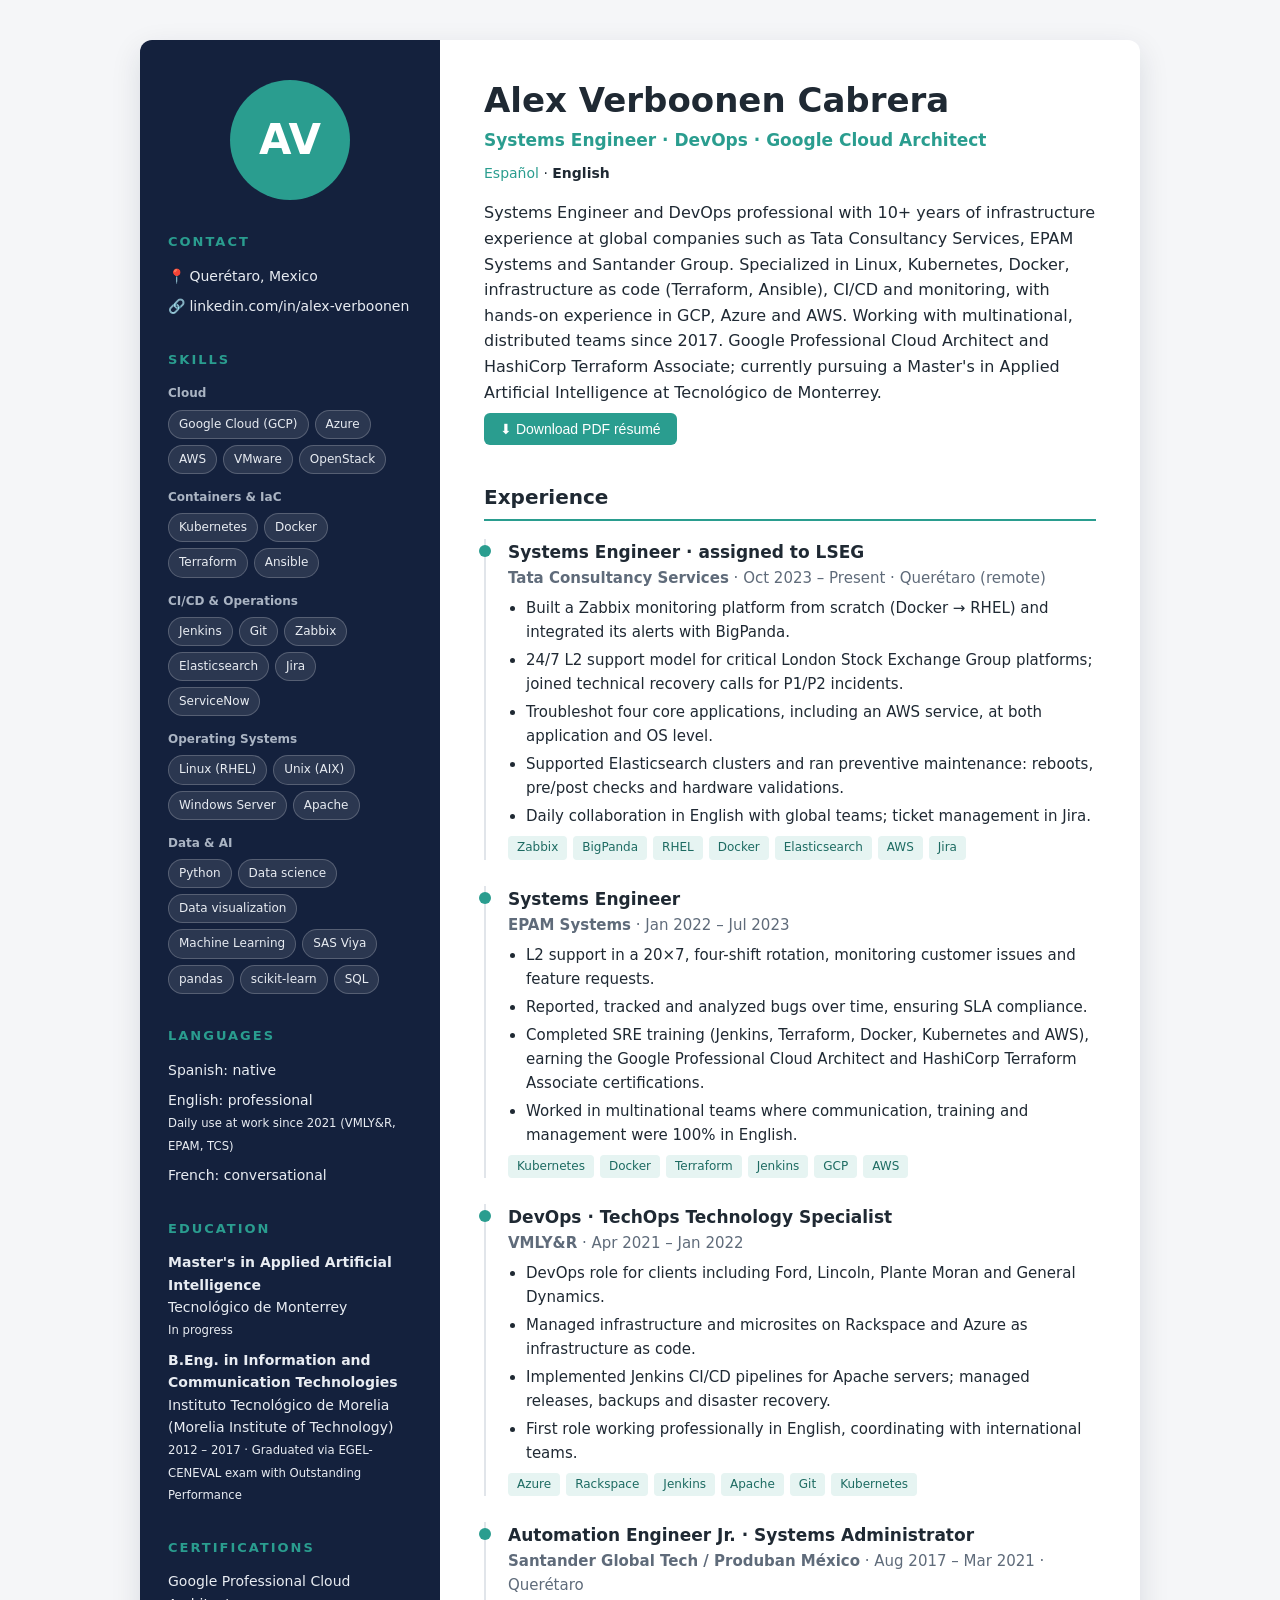
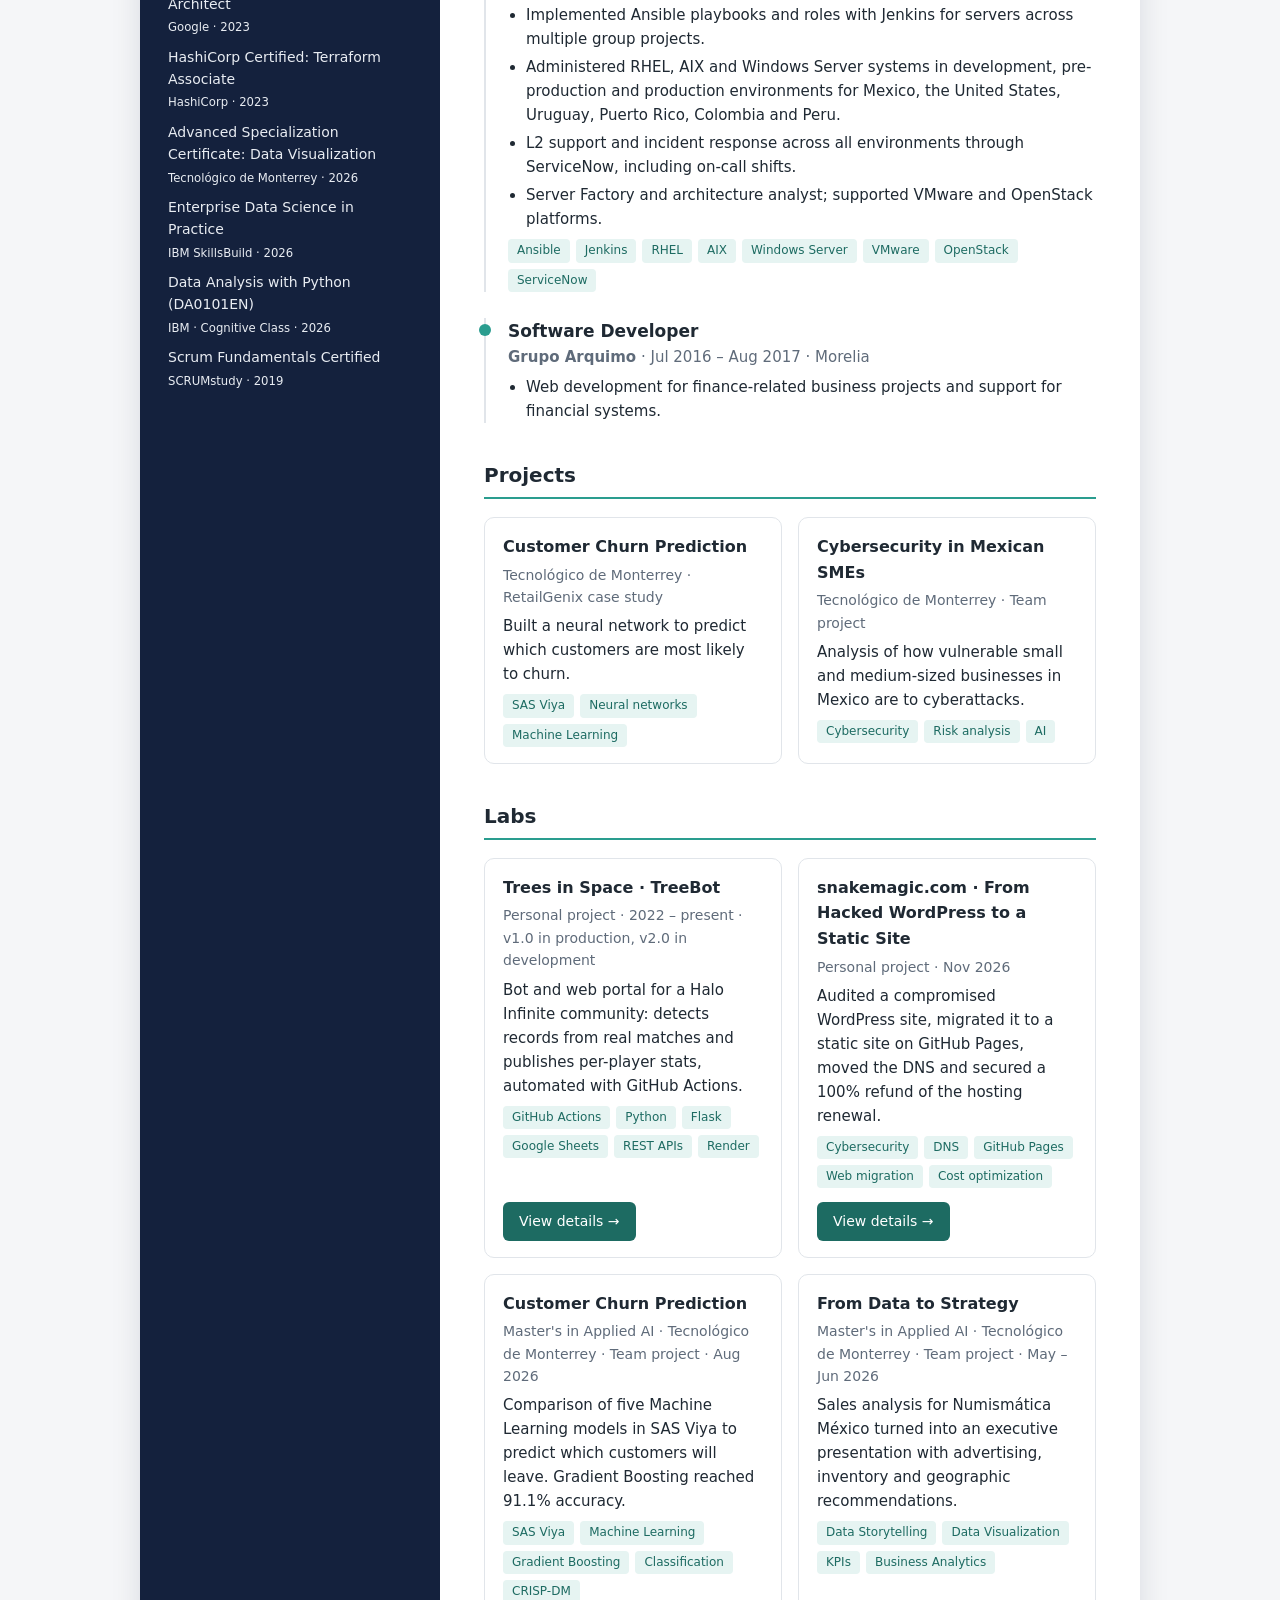
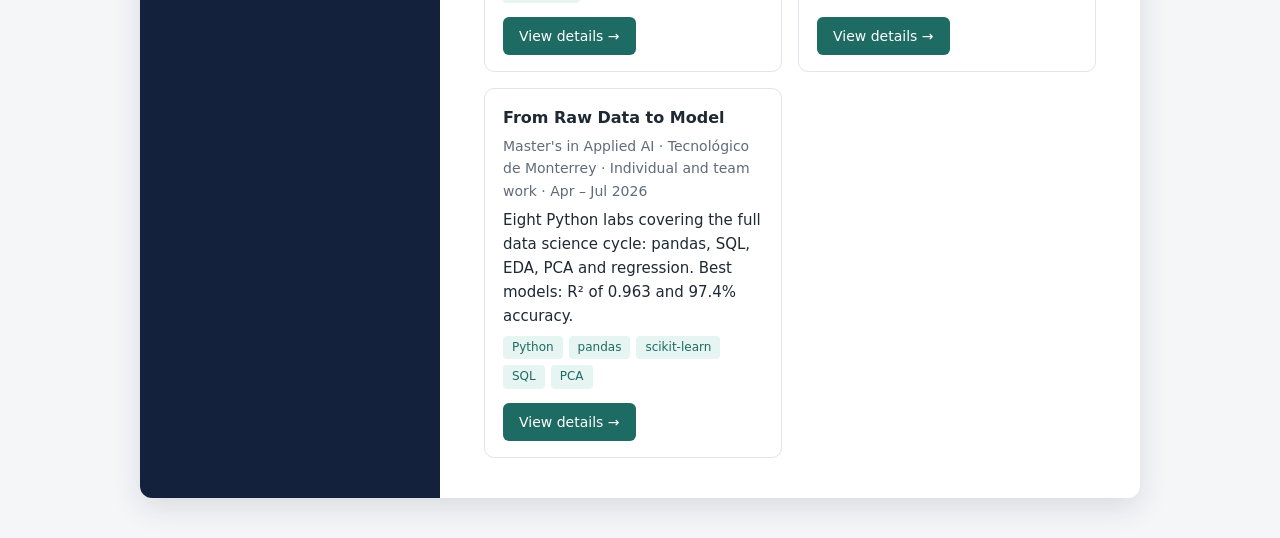
<file: cv/en/index.html>
<!DOCTYPE html>
<!--
  ============================================================
   CURRÍCULUM WEB DE ALEX VERBOONEN CABRERA
  ============================================================
   Cómo está organizado este archivo:
     1. <head>   → datos de la página (título, idioma) y los ESTILOS (CSS).
     2. <body>   → el CONTENIDO que se ve (tu nombre, experiencia, etc.).

   Para cambiar TEXTOS: busca la sección en <body> y edita lo que
   está entre las etiquetas, por ejemplo <h3>Systems Engineer</h3>.

   Para cambiar COLORES: modifica las variables de :root (abajo).
   Todo el sitio usa esas variables, así que cambias un valor
   y se actualiza en todos lados.

   DOS VERSIONES EN UN MISMO ARCHIVO:
     • En pantalla: diseño a dos columnas, pensado para personas.
     • Al imprimir / guardar como PDF: una sola columna, sin colores
       de fondo, pensado para los sistemas ATS de las empresas.
  ============================================================
-->
<html lang="en">
<head>
  <meta charset="UTF-8">
  <!-- Hace que la página se vea bien en celulares -->
  <meta name="viewport" content="width=device-width, initial-scale=1.0">
  <title>Alex Verboonen Cabrera · Systems Engineer & DevOps</title>
  <!-- Descripción que muestran Google y las redes al compartir el enlace -->
  <meta name="description" content="Resume of Alex Verboonen Cabrera: Systems Engineer and DevOps professional with 10+ years of experience in infrastructure, Linux, Kubernetes, Terraform and cloud.">

  <style>
    /* ---------- 1. VARIABLES DE DISEÑO (cámbialas a tu gusto) ---------- */
    :root {
      --color-fondo:      #f5f6f8;   /* fondo general de la página */
      --color-tarjeta:    #ffffff;   /* fondo del área principal */
      --color-lateral:    #14213d;   /* fondo de la columna izquierda */
      --color-acento:     #2a9d8f;   /* color de resaltado (líneas, etiquetas) */
      --color-texto:      #1f2933;   /* texto principal */
      --color-suave:      #5f6b7a;   /* texto secundario (fechas, lugares) */
      --fuente: "Segoe UI", system-ui, -apple-system, Roboto, Arial, sans-serif;
    }

    /* ---------- 2. ESTILOS BASE ---------- */
    * { box-sizing: border-box; margin: 0; padding: 0; }

    body {
      font-family: var(--fuente);
      background: var(--color-fondo);
      color: var(--color-texto);
      line-height: 1.6;
      padding: 40px 16px;
    }

    a { color: var(--color-acento); text-decoration: none; }
    a:hover { text-decoration: underline; }

    /* ---------- 3. ESTRUCTURA: dos columnas ---------- */
    /*
      Truco importante: en el HTML la columna PRINCIPAL va primero
      (así la leen bien los ATS y los lectores de pantalla), pero con
      "order" la columna lateral se dibuja a la izquierda en pantalla.
    */
    .cv {
      max-width: 1000px;
      margin: 0 auto;
      display: grid;
      grid-template-columns: 300px 1fr;  /* columna izquierda fija, derecha flexible */
      background: var(--color-tarjeta);
      border-radius: 12px;
      overflow: hidden;
      box-shadow: 0 10px 30px rgba(20, 33, 61, 0.12);
    }
    .lateral   { order: 1; }
    .principal { order: 2; }

    /* ---------- 4. COLUMNA IZQUIERDA ---------- */
    .lateral {
      background: var(--color-lateral);
      color: #e8ecf2;
      padding: 40px 28px;
    }

    /* Círculo con tus iniciales. Si quieres tu foto, mira el comentario en el HTML */
    .avatar {
      width: 120px; height: 120px;
      border-radius: 50%;
      background: var(--color-acento);
      display: flex; align-items: center; justify-content: center;
      font-size: 42px; font-weight: 700; color: #fff;
      margin: 0 auto 8px;
      object-fit: cover;
    }

    .lateral h2 {
      font-size: 13px;
      text-transform: uppercase;
      letter-spacing: 2px;
      color: var(--color-acento);
      margin: 32px 0 12px;
    }
    .lateral h3 {
      font-size: 12px;
      font-weight: 600;
      color: #aab4c3;
      margin: 14px 0 6px;
    }

    .lateral ul { list-style: none; }
    .lateral li { margin-bottom: 8px; font-size: 14px; }
    .lateral a { color: #e8ecf2; }

    /* Etiquetas de habilidades */
    .etiquetas { display: flex; flex-wrap: wrap; gap: 6px; }
    .etiqueta {
      font-size: 12px;
      padding: 4px 10px;
      border-radius: 20px;
      background: rgba(255, 255, 255, 0.1);
      border: 1px solid rgba(255, 255, 255, 0.2);
    }

    /* ---------- 5. COLUMNA DERECHA ---------- */
    .principal { padding: 40px 44px; }

    .principal h1 { font-size: 34px; line-height: 1.2; }
    .titular {
      font-size: 17px;
      color: var(--color-acento);
      font-weight: 600;
      margin: 6px 0 20px;
    }

    .principal h2 {
      font-size: 20px;
      margin: 36px 0 18px;
      padding-bottom: 6px;
      border-bottom: 2px solid var(--color-acento);
    }

    /* Cada trabajo de la experiencia y cada proyecto */
    .puesto {
      position: relative;
      padding-left: 22px;
      margin-bottom: 26px;
      border-left: 2px solid #e1e5ea;
    }
    /* Puntito de la línea de tiempo */
    .puesto::before {
      content: "";
      position: absolute;
      left: -7px; top: 6px;
      width: 12px; height: 12px;
      border-radius: 50%;
      background: var(--color-acento);
    }
    .puesto h3 { font-size: 17px; }
    .empresa { font-weight: 600; }
    .meta { font-size: 14px; color: var(--color-suave); margin-bottom: 6px; }
    .puesto ul { padding-left: 18px; font-size: 15px; }
    .puesto li { margin-bottom: 4px; }
    .puesto p  { font-size: 15px; }

    /* Etiquetas de tecnologías dentro de un puesto */
    .tec { margin-top: 8px; display: flex; flex-wrap: wrap; gap: 6px; }
    .tec span {
      font-size: 12px;
      padding: 2px 9px;
      border-radius: 4px;
      background: #e6f4f2;
      color: #1d6b62;
    }

    /* Tarjetas de proyectos: cuadrícula de 2 */
    .proyectos {
      display: grid;
      grid-template-columns: repeat(auto-fit, minmax(260px, 1fr));
      gap: 16px;
    }
    .proyecto {
      border: 1px solid #e1e5ea;
      border-radius: 10px;
      padding: 16px 18px;
      font-size: 15px;
    }
    .proyecto h3 { font-size: 16px; margin-bottom: 4px; }

    /* Botón de imprimir / guardar PDF */
    .boton {
      display: inline-block;
      margin-top: 8px;
      padding: 8px 16px;
      border-radius: 6px;
      background: var(--color-acento);
      color: #fff;
      font-size: 14px;
      border: none;
      cursor: pointer;
    }

    /* Tarjetas de Laboratorios: reusan .proyecto y agregan un botón al final.
       El botón usa un verde más oscuro para que el texto blanco tenga buen contraste. */
    .lab { display: flex; flex-direction: column; }
    .lab .tec { margin-bottom: 14px; }
    .lab .boton { margin-top: auto; align-self: flex-start; background: #1d6b62; }
    .lab .boton:hover { background: #17564f; }
    .lab .boton:focus-visible { outline: 3px solid var(--color-acento); outline-offset: 2px; }

    .solo-imprimir { display: none; }
    .idioma { font-size: 14px; margin: -12px 0 16px; }

    /* ---------- 6. CELULARES: una sola columna ---------- */
    @media (max-width: 760px) {
      body { padding: 0; }
      .cv { grid-template-columns: 1fr; border-radius: 0; }
      .principal { padding: 32px 22px; }
    }

    /* ---------- 7. IMPRESIÓN / PDF: una columna, apto para ATS ---------- */
    @media print {
      @page { margin: 10mm 14mm; }
      body { background: #fff; padding: 0; font-size: 9.5pt; line-height: 1.35; }
      .solo-imprimir { display: block; margin: -12px 0 10px; color: var(--color-suave); }
      .principal h1 { font-size: 22pt; }
      .titular { margin: 2px 0 14px; font-size: 12pt; }
      .puesto { margin-bottom: 9px; }
      .puesto ul, .puesto p, .proyecto { font-size: 9.5pt; }
      .meta { font-size: 9pt; margin-bottom: 2px; }
      .lateral li { font-size: 9.5pt; margin-bottom: 2px; }
      .cv {
        display: block;          /* una sola columna, en el orden del HTML */
        box-shadow: none;
        border-radius: 0;
      }
      .principal { padding: 0; }
      .lateral {
        background: #fff;        /* sin fondo oscuro: ahorra tinta y lo lee mejor el ATS */
        color: var(--color-texto);
        padding: 0;
      }
      .lateral a { color: var(--color-texto); }
      .lateral h2 {
        font-size: 12pt;
        text-transform: none;
        letter-spacing: 0;
        color: var(--color-texto);
        border-bottom: 2px solid var(--color-acento);
        padding-bottom: 4px;
        margin: 20px 0 10px;
      }
      .lateral h3 { color: var(--color-texto); }
      /* En el PDF las habilidades salen como texto separado por comas */
      .etiquetas { display: block; }
      .etiqueta { border: none; background: none; padding: 0; font-size: 9.5pt; }
      .etiqueta:not(:last-child)::after { content: ","; }
      .tec span { background: none; padding: 0; color: var(--color-suave); }
      .tec span:not(:last-child)::after { content: " ·"; }
      .proyectos { display: block; }
      .proyecto { border: none; padding: 0; margin-bottom: 12px; }
      .puesto { border-left: none; padding-left: 0; break-inside: avoid; }
      .puesto::before { display: none; }
      .no-imprimir, .avatar { display: none; }
      .principal h2 { margin: 16px 0 10px; font-size: 12pt; }
      .lateral h2 { margin: 16px 0 8px; }
      .lateral h3 { margin: 6px 0 2px; font-size: 9.5pt; }
      /* En el PDF, educación y certificaciones van en una sola línea cada una */
      .lateral li br { display: none; }
      .lateral li small::before { content: " · "; }
      .lateral li small { font-size: 9pt; color: var(--color-suave); }
    }
  </style>
</head>

<body>
  <main class="cv">

    <!-- ===================== COLUMNA PRINCIPAL ===================== -->
    <!-- Va primero en el HTML para que los ATS lean tu nombre y experiencia antes que nada -->
    <section class="principal">

      <h1>Alex Verboonen Cabrera</h1>
      <p class="titular">Systems Engineer · DevOps · Google Cloud Architect</p>
      <!-- Enlace a la versión en español (no sale en el PDF) -->
      <p class="no-imprimir idioma"><a href="/cv/es/">Español</a> · <strong>English</strong></p>
      <!-- Línea de contacto que solo aparece en el PDF, justo debajo de tu nombre (si agregas tu correo, ponlo aquí también) -->
      <p class="solo-imprimir">Querétaro, Mexico · linkedin.com/in/alex-verboonen</p>

      <!-- PERFIL: 3 a 5 líneas, como recomiendan las guías actuales -->
      <p>
        Systems Engineer and DevOps professional with 10+ years of infrastructure experience at global
        companies such as Tata Consultancy Services, EPAM Systems and Santander Group. Specialized in Linux,
        Kubernetes, Docker, infrastructure as code (Terraform, Ansible), CI/CD and monitoring, with hands-on
        experience in GCP, Azure and AWS. Working with multinational, distributed teams since 2017.
        Google Professional Cloud Architect and HashiCorp Terraform Associate; currently pursuing a
        Master's in Applied Artificial Intelligence at Tecnológico de Monterrey.
      </p>

      <!-- Botón para imprimir o guardar como PDF (no aparece en el PDF) -->
      <button class="boton no-imprimir" onclick="window.print()">⬇ Download PDF résumé</button>

      <h2>Experience</h2>

      <!--
        Cada trabajo es un bloque <article class="puesto">.
        Para agregar uno nuevo, copia un bloque completo (desde <article> hasta </article>)
        y cambia los datos. El orden es del más reciente al más antiguo.

        ✍️ FÓRMULA XYZ PARA TUS LOGROS:  "Logré [X], medido por [Y], haciendo [Z]"
           Ejemplo: "Reduje 40% el tiempo de aprovisionamiento de servidores
                     automatizando la configuración con playbooks de Ansible."
           Si no tienes el número exacto, usa escala o rangos honestos:
           "+200 servidores", "5 países", "despliegues semanales".
      -->

      <article class="puesto">
        <h3>Systems Engineer · assigned to LSEG</h3>
        <p class="meta"><span class="empresa">Tata Consultancy Services</span> · Oct 2023 – Present · Querétaro (remote)</p>
        <ul>
          <!-- ✍️ Si tienes cifras (alertas reducidas, tiempo de respuesta, nº de servidores), agrégalas aquí -->
          <li>Built a Zabbix monitoring platform from scratch (Docker → RHEL) and integrated its alerts with BigPanda.</li>
          <li>24/7 L2 support model for critical London Stock Exchange Group platforms; joined technical recovery calls for P1/P2 incidents.</li>
          <li>Troubleshot four core applications, including an AWS service, at both application and OS level.</li>
          <li>Supported Elasticsearch clusters and ran preventive maintenance: reboots, pre/post checks and hardware validations.</li>
          <li>Daily collaboration in English with global teams; ticket management in Jira.</li>
        </ul>
        <div class="tec"><span>Zabbix</span><span>BigPanda</span><span>RHEL</span><span>Docker</span><span>Elasticsearch</span><span>AWS</span><span>Jira</span></div>
      </article>

      <article class="puesto">
        <h3>Systems Engineer</h3>
        <p class="meta"><span class="empresa">EPAM Systems</span> · Jan 2022 – Jul 2023</p>
        <ul>
          <li>L2 support in a 20×7, four-shift rotation, monitoring customer issues and feature requests.</li>
          <li>Reported, tracked and analyzed bugs over time, ensuring SLA compliance.</li>
          <li>Completed SRE training (Jenkins, Terraform, Docker, Kubernetes and AWS), earning the Google Professional Cloud Architect and HashiCorp Terraform Associate certifications.</li>
          <li>Worked in multinational teams where communication, training and management were 100% in English.</li>
        </ul>
        <div class="tec"><span>Kubernetes</span><span>Docker</span><span>Terraform</span><span>Jenkins</span><span>GCP</span><span>AWS</span></div>
      </article>

      <article class="puesto">
        <h3>DevOps · TechOps Technology Specialist</h3>
        <p class="meta"><span class="empresa">VMLY&amp;R</span> · Apr 2021 – Jan 2022</p>
        <ul>
          <li>DevOps role for clients including Ford, Lincoln, Plante Moran and General Dynamics.</li>
          <li>Managed infrastructure and microsites on Rackspace and Azure as infrastructure as code.</li>
          <li>Implemented Jenkins CI/CD pipelines for Apache servers; managed releases, backups and disaster recovery.</li>
          <li>First role working professionally in English, coordinating with international teams.</li>
        </ul>
        <div class="tec"><span>Azure</span><span>Rackspace</span><span>Jenkins</span><span>Apache</span><span>Git</span><span>Kubernetes</span></div>
      </article>

      <article class="puesto">
        <h3>Automation Engineer Jr. · Systems Administrator</h3>
        <p class="meta"><span class="empresa">Santander Global Tech / Produban México</span> · Aug 2017 – Mar 2021 · Querétaro</p>
        <ul>
          <li>Implemented Ansible playbooks and roles with Jenkins for servers across multiple group projects.</li>
          <li>Administered RHEL, AIX and Windows Server systems in development, pre-production and production environments for Mexico, the United States, Uruguay, Puerto Rico, Colombia and Peru.</li>
          <li>L2 support and incident response across all environments through ServiceNow, including on-call shifts.</li>
          <li>Server Factory and architecture analyst; supported VMware and OpenStack platforms.</li>
        </ul>
        <div class="tec"><span>Ansible</span><span>Jenkins</span><span>RHEL</span><span>AIX</span><span>Windows Server</span><span>VMware</span><span>OpenStack</span><span>ServiceNow</span></div>
      </article>

      <article class="puesto">
        <h3>Software Developer</h3>
        <p class="meta"><span class="empresa">Grupo Arquimo</span> · Jul 2016 – Aug 2017 · Morelia</p>
        <ul>
          <li>Web development for finance-related business projects and support for financial systems.</li>
        </ul>
      </article>

      <!-- ===================== PROYECTOS ===================== -->
      <!--
        Aquí muestras tu transición hacia datos e IA.
        Para agregar un proyecto, copia un bloque <div class="proyecto">.
        Si subes el código o un reporte a GitHub, agrega un enlace:
        <a href="https://github.com/TU-USUARIO/proyecto" target="_blank">Ver proyecto</a>
      -->
      <h2>Projects</h2>
      <div class="proyectos">

        <div class="proyecto">
          <h3>Customer Churn Prediction</h3>
          <p class="meta">Tecnológico de Monterrey · RetailGenix case study</p>
          <p>Built a neural network to predict which customers are most likely to churn.</p>
          <div class="tec"><span>SAS Viya</span><span>Neural networks</span><span>Machine Learning</span></div>
        </div>

        <div class="proyecto">
          <h3>Cybersecurity in Mexican SMEs</h3>
          <p class="meta">Tecnológico de Monterrey · Team project</p>
          <p>Analysis of how vulnerable small and medium-sized businesses in Mexico are to cyberattacks.</p>
          <div class="tec"><span>Cybersecurity</span><span>Risk analysis</span><span>AI</span></div>
        </div>

      </div>

      <!-- ===================== LABORATORIOS (LABS) ===================== -->
      <!--
        Personal projects with their own detail page (in the labs/ folder).
        Copia el mismo bloque que agregues en cv/es/index.html, traducido.
      -->
      <h2 id="labs">Labs</h2>
      <div class="proyectos">

        <article class="proyecto lab">
          <h3>Trees in Space · TreeBot</h3>
          <p class="meta">Personal project · 2022 – present · v1.0 in production, v2.0 in development</p>
          <p>Bot and web portal for a Halo Infinite community: detects records from real matches and publishes per-player stats, automated with GitHub Actions.</p>
          <div class="tec"><span>GitHub Actions</span><span>Python</span><span>Flask</span><span>Google Sheets</span><span>REST APIs</span><span>Render</span></div>
          <a class="boton no-imprimir" href="labs/trees-in-space.html" aria-label="View Trees in Space details">View details →</a>
        </article>

        <article class="proyecto lab">
          <h3>snakemagic.com · From Hacked WordPress to a Static Site</h3>
          <p class="meta">Personal project · Nov 2026</p>
          <p>Audited a compromised WordPress site, migrated it to a static site on GitHub Pages, moved the DNS and secured a 100% refund of the hosting renewal.</p>
          <div class="tec"><span>Cybersecurity</span><span>DNS</span><span>GitHub Pages</span><span>Web migration</span><span>Cost optimization</span></div>
          <a class="boton no-imprimir" href="labs/snakemagic.html" aria-label="View snakemagic.com details">View details →</a>
        </article>

        <article class="proyecto lab">
          <h3>Customer Churn Prediction</h3>
          <p class="meta">Master's in Applied AI · Tecnológico de Monterrey · Team project · Aug 2026</p>
          <p>Comparison of five Machine Learning models in SAS Viya to predict which customers will leave. Gradient Boosting reached 91.1% accuracy.</p>
          <div class="tec"><span>SAS Viya</span><span>Machine Learning</span><span>Gradient Boosting</span><span>Classification</span><span>CRISP-DM</span></div>
          <a class="boton no-imprimir" href="labs/customer-churn.html" aria-label="View Customer Churn Prediction details">View details →</a>
        </article>

        <article class="proyecto lab">
          <h3>From Data to Strategy</h3>
          <p class="meta">Master's in Applied AI · Tecnológico de Monterrey · Team project · May – Jun 2026</p>
          <p>Sales analysis for Numismática México turned into an executive presentation with advertising, inventory and geographic recommendations.</p>
          <div class="tec"><span>Data Storytelling</span><span>Data Visualization</span><span>KPIs</span><span>Business Analytics</span></div>
          <a class="boton no-imprimir" href="labs/data-storytelling.html" aria-label="View From Data to Strategy details">View details →</a>
        </article>

        <article class="proyecto lab">
          <h3>From Raw Data to Model</h3>
          <p class="meta">Master's in Applied AI · Tecnológico de Monterrey · Individual and team work · Apr – Jul 2026</p>
          <p>Eight Python labs covering the full data science cycle: pandas, SQL, EDA, PCA and regression. Best models: R² of 0.963 and 97.4% accuracy.</p>
          <div class="tec"><span>Python</span><span>pandas</span><span>scikit-learn</span><span>SQL</span><span>PCA</span></div>
          <a class="boton no-imprimir" href="labs/ciencia-datos.html" aria-label="View From Raw Data to Model details">View details →</a>
        </article>

      </div>
    </section>

    <!-- ===================== COLUMNA LATERAL ===================== -->
    <aside class="lateral">

      <!--
        FOTO: para poner tu foto en lugar de las iniciales,
        guarda tu imagen como "foto.jpg" en la misma carpeta que este archivo
        y cambia la línea de abajo por:
        <img class="avatar" src="foto.jpg" alt="Foto de Alex Verboonen">
        (La foto nunca sale en el PDF, para que sea apto para empresas internacionales.)
      -->
      <div class="avatar">AV</div>

      <h2 class="no-imprimir">Contact</h2>
      <ul class="no-imprimir">
        <li>📍 Querétaro, Mexico</li>
        <!-- Para agregar tu correo, copia esta línea quitando los signos de comentario:
        <li>✉️ <a href="mailto:tu-correo@ejemplo.com">tu-correo@ejemplo.com</a></li>
        -->
        <li>🔗 <a href="https://www.linkedin.com/in/alex-verboonen/" target="_blank">linkedin.com/in/alex-verboonen</a></li>
      </ul>

      <h2>Skills</h2>
      <!-- Agrupadas por categoría. Para agregar una, copia una línea <span> -->
      <h3>Cloud</h3>
      <div class="etiquetas">
        <span class="etiqueta">Google Cloud (GCP)</span>
        <span class="etiqueta">Azure</span>
        <span class="etiqueta">AWS</span>
        <span class="etiqueta">VMware</span>
        <span class="etiqueta">OpenStack</span>
      </div>
      <h3>Containers & IaC</h3>
      <div class="etiquetas">
        <span class="etiqueta">Kubernetes</span>
        <span class="etiqueta">Docker</span>
        <span class="etiqueta">Terraform</span>
        <span class="etiqueta">Ansible</span>
      </div>
      <h3>CI/CD & Operations</h3>
      <div class="etiquetas">
        <span class="etiqueta">Jenkins</span>
        <span class="etiqueta">Git</span>
        <span class="etiqueta">Zabbix</span>
        <span class="etiqueta">Elasticsearch</span>
        <span class="etiqueta">Jira</span>
        <span class="etiqueta">ServiceNow</span>
      </div>
      <h3>Operating Systems</h3>
      <div class="etiquetas">
        <span class="etiqueta">Linux (RHEL)</span>
        <span class="etiqueta">Unix (AIX)</span>
        <span class="etiqueta">Windows Server</span>
        <span class="etiqueta">Apache</span>
      </div>
      <h3>Data & AI</h3>
      <div class="etiquetas">
        <span class="etiqueta">Python</span>
        <span class="etiqueta">Data science</span>
        <span class="etiqueta">Data visualization</span>
        <span class="etiqueta">Machine Learning</span>
        <span class="etiqueta">SAS Viya</span>
        <span class="etiqueta">pandas</span>
        <span class="etiqueta">scikit-learn</span>
        <span class="etiqueta">SQL</span>
      </div>

      <h2>Languages</h2>
      <ul>
        <li>Spanish: native</li>
        <li>English: professional<br><small>Daily use at work since 2021 (VMLY&amp;R, EPAM, TCS)</small></li>
        <li>French: conversational</li>
      </ul>

      <h2>Education</h2>
      <ul>
        <li>
          <strong>Master's in Applied Artificial Intelligence</strong><br>
          Tecnológico de Monterrey<br>
          <small>In progress</small>
        </li>
        <li>
          <strong>B.Eng. in Information and Communication Technologies</strong><br>
          Instituto Tecnológico de Morelia (Morelia Institute of Technology)<br>
          <small>2012 – 2017 · Graduated via EGEL-CENEVAL exam with Outstanding Performance</small>
        </li>
      </ul>

      <h2>Certifications</h2>
      <ul>
        <li>Google Professional Cloud Architect<br><small>Google · 2023</small></li>
        <li>HashiCorp Certified: Terraform Associate<br><small>HashiCorp · 2023</small></li>
        <li>Advanced Specialization Certificate: Data Visualization<br><small>Tecnológico de Monterrey · 2026</small></li>
        <li><a href="https://www.credly.com/badges/725c207a-e299-4374-8f22-5d8962017b26" target="_blank" rel="noopener">Enterprise Data Science in Practice</a><br><small>IBM SkillsBuild · 2026</small></li>
        <li><a href="https://courses.cognitiveclass.ai/certificates/ac53c0c9d8e94e2ea58a753d08d56247" target="_blank" rel="noopener">Data Analysis with Python (DA0101EN)</a><br><small>IBM · Cognitive Class · 2026</small></li>
        <li>Scrum Fundamentals Certified<br><small>SCRUMstudy · 2019</small></li>
        <!-- Tienes 15 en LinkedIn: agrega aquí las que quieras destacar -->
      </ul>
    </aside>

  </main>
</body>
</html>
</file>
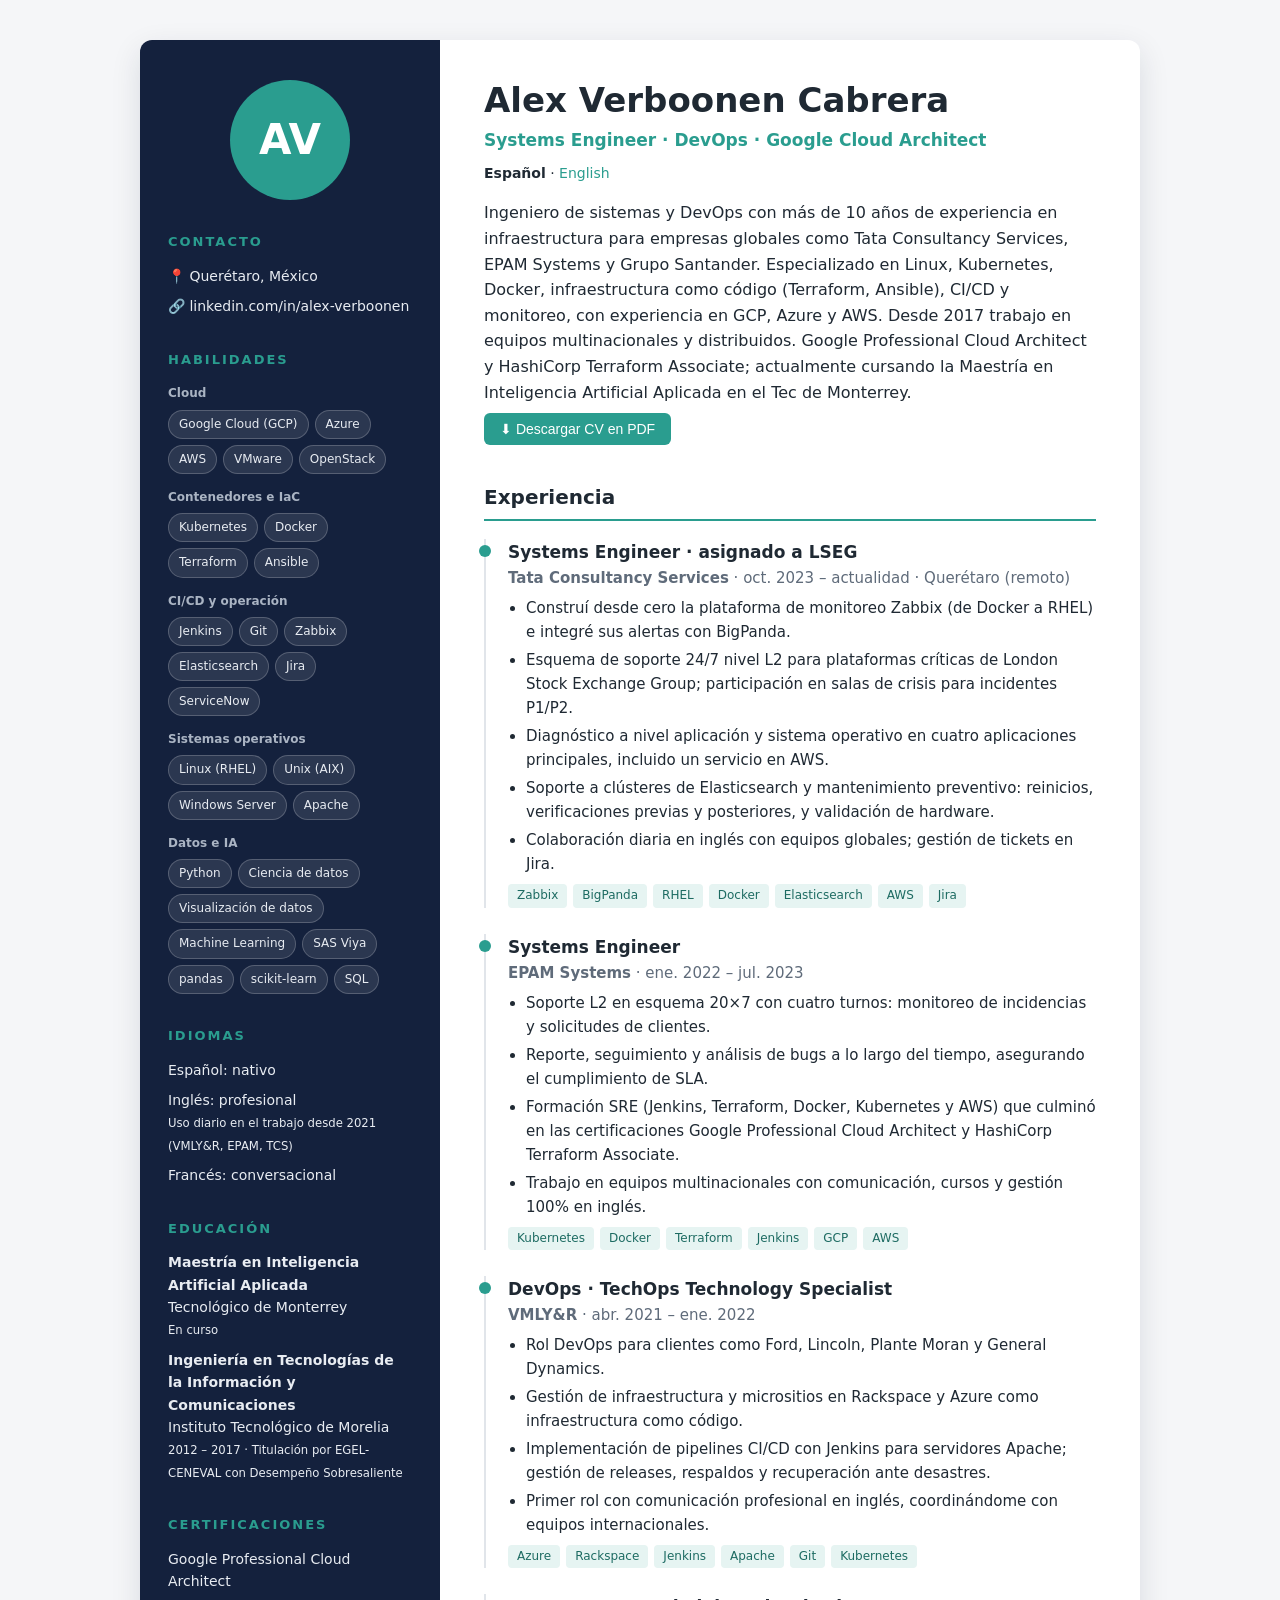
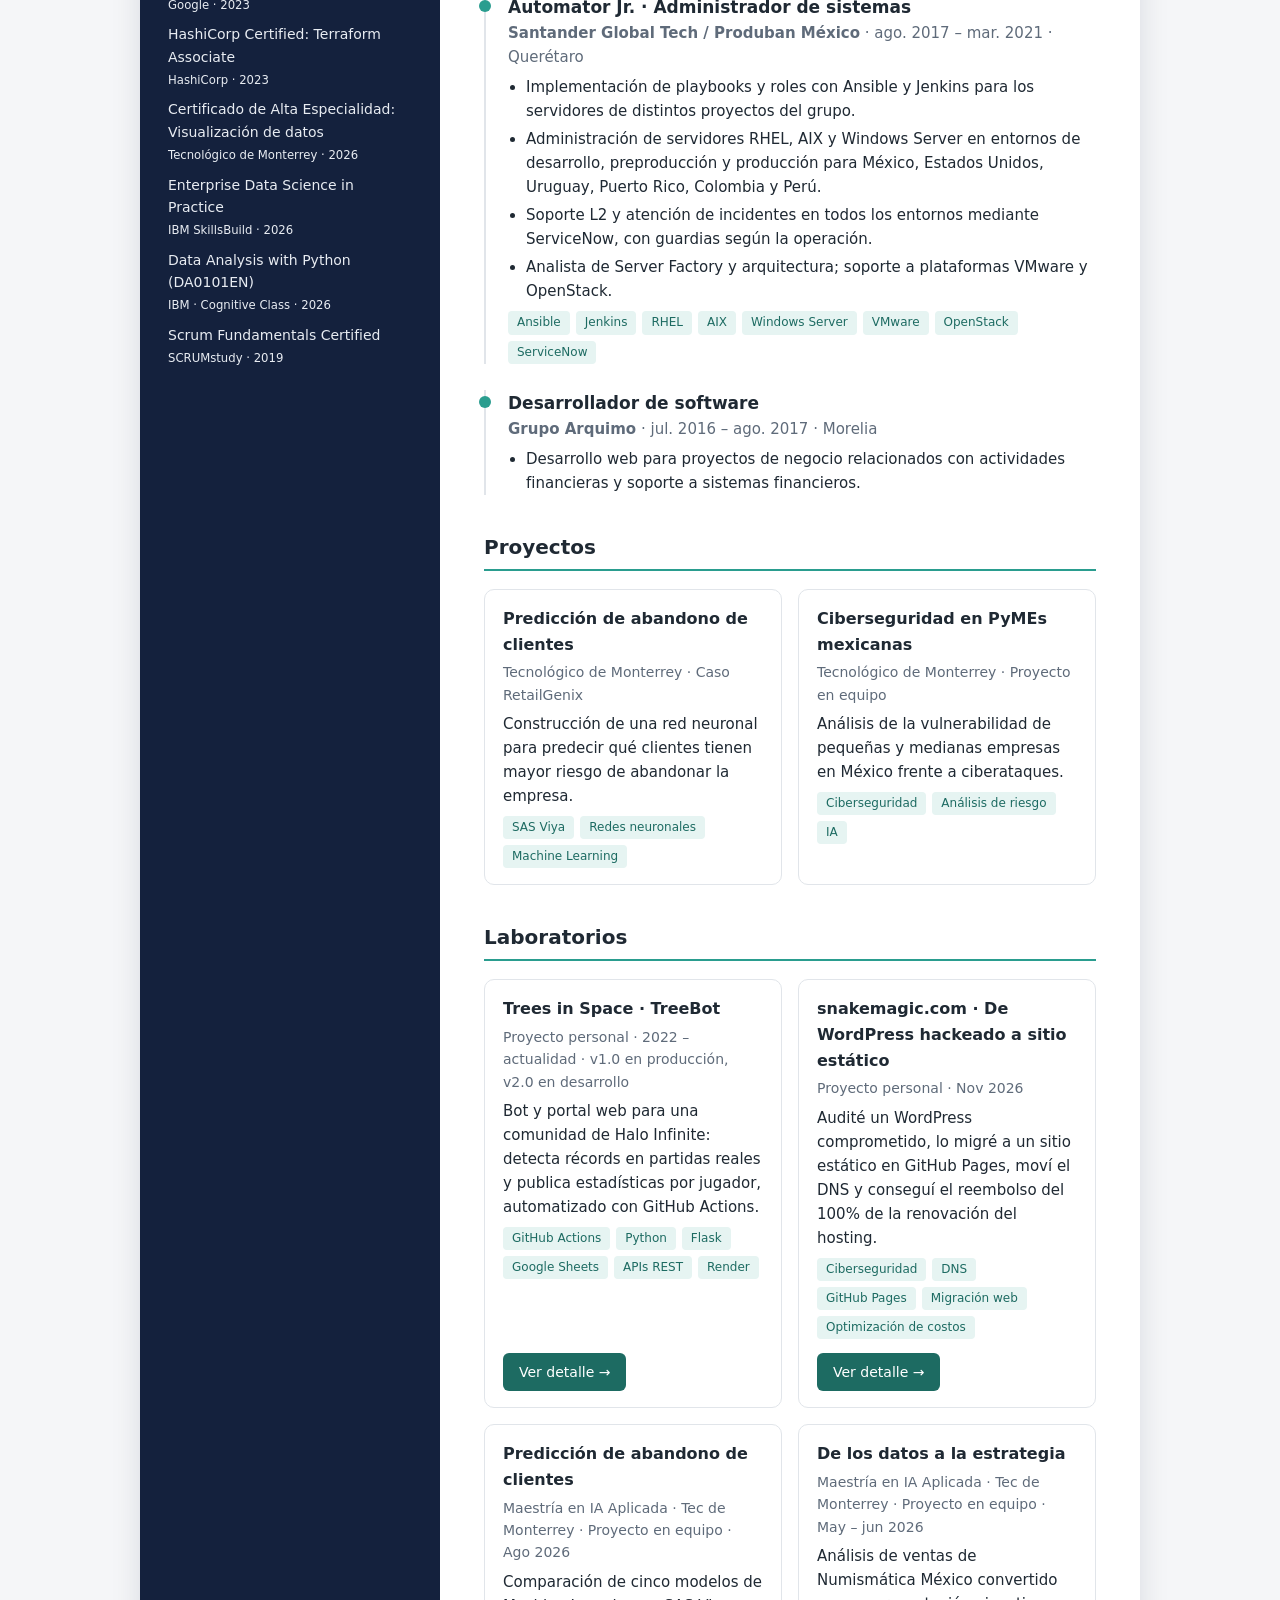
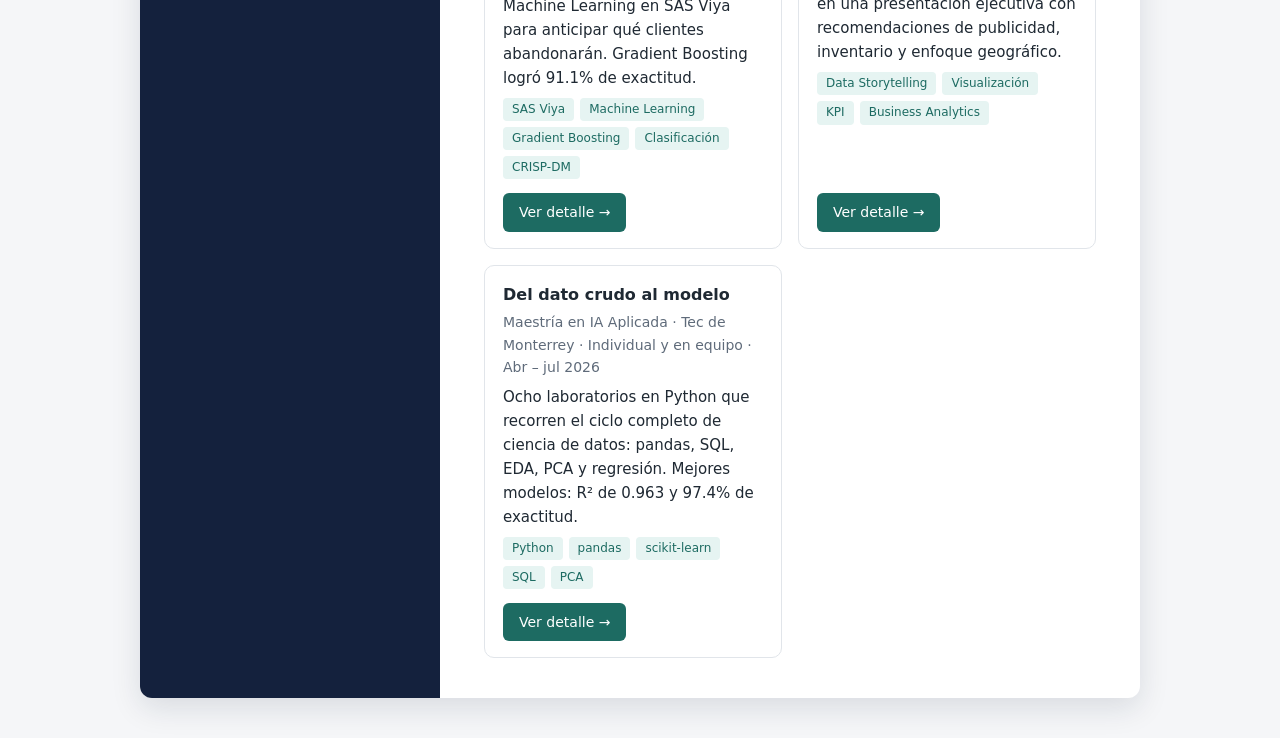
<file: cv/es/index.html>
<!DOCTYPE html>
<!--
  ============================================================
   CURRÍCULUM WEB DE ALEX VERBOONEN CABRERA
  ============================================================
   Cómo está organizado este archivo:
     1. <head>   → datos de la página (título, idioma) y los ESTILOS (CSS).
     2. <body>   → el CONTENIDO que se ve (tu nombre, experiencia, etc.).

   Para cambiar TEXTOS: busca la sección en <body> y edita lo que
   está entre las etiquetas, por ejemplo <h3>Systems Engineer</h3>.

   Para cambiar COLORES: modifica las variables de :root (abajo).
   Todo el sitio usa esas variables, así que cambias un valor
   y se actualiza en todos lados.

   DOS VERSIONES EN UN MISMO ARCHIVO:
     • En pantalla: diseño a dos columnas, pensado para personas.
     • Al imprimir / guardar como PDF: una sola columna, sin colores
       de fondo, pensado para los sistemas ATS de las empresas.
  ============================================================
-->
<html lang="es">
<head>
  <meta charset="UTF-8">
  <!-- Hace que la página se vea bien en celulares -->
  <meta name="viewport" content="width=device-width, initial-scale=1.0">
  <title>Alex Verboonen Cabrera · Systems Engineer & DevOps</title>
  <!-- Descripción que muestran Google y las redes al compartir el enlace -->
  <meta name="description" content="Currículum de Alex Verboonen Cabrera: Systems Engineer y DevOps con más de 10 años de experiencia en infraestructura, Linux, Kubernetes, Terraform y cloud.">

  <style>
    /* ---------- 1. VARIABLES DE DISEÑO (cámbialas a tu gusto) ---------- */
    :root {
      --color-fondo:      #f5f6f8;   /* fondo general de la página */
      --color-tarjeta:    #ffffff;   /* fondo del área principal */
      --color-lateral:    #14213d;   /* fondo de la columna izquierda */
      --color-acento:     #2a9d8f;   /* color de resaltado (líneas, etiquetas) */
      --color-texto:      #1f2933;   /* texto principal */
      --color-suave:      #5f6b7a;   /* texto secundario (fechas, lugares) */
      --fuente: "Segoe UI", system-ui, -apple-system, Roboto, Arial, sans-serif;
    }

    /* ---------- 2. ESTILOS BASE ---------- */
    * { box-sizing: border-box; margin: 0; padding: 0; }

    body {
      font-family: var(--fuente);
      background: var(--color-fondo);
      color: var(--color-texto);
      line-height: 1.6;
      padding: 40px 16px;
    }

    a { color: var(--color-acento); text-decoration: none; }
    a:hover { text-decoration: underline; }

    /* ---------- 3. ESTRUCTURA: dos columnas ---------- */
    /*
      Truco importante: en el HTML la columna PRINCIPAL va primero
      (así la leen bien los ATS y los lectores de pantalla), pero con
      "order" la columna lateral se dibuja a la izquierda en pantalla.
    */
    .cv {
      max-width: 1000px;
      margin: 0 auto;
      display: grid;
      grid-template-columns: 300px 1fr;  /* columna izquierda fija, derecha flexible */
      background: var(--color-tarjeta);
      border-radius: 12px;
      overflow: hidden;
      box-shadow: 0 10px 30px rgba(20, 33, 61, 0.12);
    }
    .lateral   { order: 1; }
    .principal { order: 2; }

    /* ---------- 4. COLUMNA IZQUIERDA ---------- */
    .lateral {
      background: var(--color-lateral);
      color: #e8ecf2;
      padding: 40px 28px;
    }

    /* Círculo con tus iniciales. Si quieres tu foto, mira el comentario en el HTML */
    .avatar {
      width: 120px; height: 120px;
      border-radius: 50%;
      background: var(--color-acento);
      display: flex; align-items: center; justify-content: center;
      font-size: 42px; font-weight: 700; color: #fff;
      margin: 0 auto 8px;
      object-fit: cover;
    }

    .lateral h2 {
      font-size: 13px;
      text-transform: uppercase;
      letter-spacing: 2px;
      color: var(--color-acento);
      margin: 32px 0 12px;
    }
    .lateral h3 {
      font-size: 12px;
      font-weight: 600;
      color: #aab4c3;
      margin: 14px 0 6px;
    }

    .lateral ul { list-style: none; }
    .lateral li { margin-bottom: 8px; font-size: 14px; }
    .lateral a { color: #e8ecf2; }

    /* Etiquetas de habilidades */
    .etiquetas { display: flex; flex-wrap: wrap; gap: 6px; }
    .etiqueta {
      font-size: 12px;
      padding: 4px 10px;
      border-radius: 20px;
      background: rgba(255, 255, 255, 0.1);
      border: 1px solid rgba(255, 255, 255, 0.2);
    }

    /* ---------- 5. COLUMNA DERECHA ---------- */
    .principal { padding: 40px 44px; }

    .principal h1 { font-size: 34px; line-height: 1.2; }
    .titular {
      font-size: 17px;
      color: var(--color-acento);
      font-weight: 600;
      margin: 6px 0 20px;
    }

    .principal h2 {
      font-size: 20px;
      margin: 36px 0 18px;
      padding-bottom: 6px;
      border-bottom: 2px solid var(--color-acento);
    }

    /* Cada trabajo de la experiencia y cada proyecto */
    .puesto {
      position: relative;
      padding-left: 22px;
      margin-bottom: 26px;
      border-left: 2px solid #e1e5ea;
    }
    /* Puntito de la línea de tiempo */
    .puesto::before {
      content: "";
      position: absolute;
      left: -7px; top: 6px;
      width: 12px; height: 12px;
      border-radius: 50%;
      background: var(--color-acento);
    }
    .puesto h3 { font-size: 17px; }
    .empresa { font-weight: 600; }
    .meta { font-size: 14px; color: var(--color-suave); margin-bottom: 6px; }
    .puesto ul { padding-left: 18px; font-size: 15px; }
    .puesto li { margin-bottom: 4px; }
    .puesto p  { font-size: 15px; }

    /* Etiquetas de tecnologías dentro de un puesto */
    .tec { margin-top: 8px; display: flex; flex-wrap: wrap; gap: 6px; }
    .tec span {
      font-size: 12px;
      padding: 2px 9px;
      border-radius: 4px;
      background: #e6f4f2;
      color: #1d6b62;
    }

    /* Tarjetas de proyectos: cuadrícula de 2 */
    .proyectos {
      display: grid;
      grid-template-columns: repeat(auto-fit, minmax(260px, 1fr));
      gap: 16px;
    }
    .proyecto {
      border: 1px solid #e1e5ea;
      border-radius: 10px;
      padding: 16px 18px;
      font-size: 15px;
    }
    .proyecto h3 { font-size: 16px; margin-bottom: 4px; }

    /* Botón de imprimir / guardar PDF */
    .boton {
      display: inline-block;
      margin-top: 8px;
      padding: 8px 16px;
      border-radius: 6px;
      background: var(--color-acento);
      color: #fff;
      font-size: 14px;
      border: none;
      cursor: pointer;
    }

    /* Tarjetas de Laboratorios: reusan .proyecto y agregan un botón al final.
       El botón usa un verde más oscuro para que el texto blanco tenga buen contraste. */
    .lab { display: flex; flex-direction: column; }
    .lab .tec { margin-bottom: 14px; }
    .lab .boton { margin-top: auto; align-self: flex-start; background: #1d6b62; }
    .lab .boton:hover { background: #17564f; }
    .lab .boton:focus-visible { outline: 3px solid var(--color-acento); outline-offset: 2px; }

    .solo-imprimir { display: none; }
    .idioma { font-size: 14px; margin: -12px 0 16px; }
    /* ---------- 6. CELULARES: una sola columna ---------- */
    @media (max-width: 760px) {
      body { padding: 0; }
      .cv { grid-template-columns: 1fr; border-radius: 0; }
      .principal { padding: 32px 22px; }
    }

    /* ---------- 7. IMPRESIÓN / PDF: una columna, apto para ATS ---------- */
    @media print {
      @page { margin: 10mm 14mm; }
      body { background: #fff; padding: 0; font-size: 9.5pt; line-height: 1.35; }
      .solo-imprimir { display: block; margin: -12px 0 10px; color: var(--color-suave); }
      .principal h1 { font-size: 22pt; }
      .titular { margin: 2px 0 14px; font-size: 12pt; }
      .puesto { margin-bottom: 9px; }
      .puesto ul, .puesto p, .proyecto { font-size: 9.5pt; }
      .meta { font-size: 9pt; margin-bottom: 2px; }
      .lateral li { font-size: 9.5pt; margin-bottom: 2px; }
      .cv {
        display: block;          /* una sola columna, en el orden del HTML */
        box-shadow: none;
        border-radius: 0;
      }
      .principal { padding: 0; }
      .lateral {
        background: #fff;        /* sin fondo oscuro: ahorra tinta y lo lee mejor el ATS */
        color: var(--color-texto);
        padding: 0;
      }
      .lateral a { color: var(--color-texto); }
      .lateral h2 {
        font-size: 12pt;
        text-transform: none;
        letter-spacing: 0;
        color: var(--color-texto);
        border-bottom: 2px solid var(--color-acento);
        padding-bottom: 4px;
        margin: 20px 0 10px;
      }
      .lateral h3 { color: var(--color-texto); }
      /* En el PDF las habilidades salen como texto separado por comas */
      .etiquetas { display: block; }
      .etiqueta { border: none; background: none; padding: 0; font-size: 9.5pt; }
      .etiqueta:not(:last-child)::after { content: ","; }
      .tec span { background: none; padding: 0; color: var(--color-suave); }
      .tec span:not(:last-child)::after { content: " ·"; }
      .proyectos { display: block; }
      .proyecto { border: none; padding: 0; margin-bottom: 12px; }
      .puesto { border-left: none; padding-left: 0; break-inside: avoid; }
      .puesto::before { display: none; }
      .no-imprimir, .avatar { display: none; }
      .principal h2 { margin: 16px 0 10px; font-size: 12pt; }
      .lateral h2 { margin: 16px 0 8px; }
      .lateral h3 { margin: 6px 0 2px; font-size: 9.5pt; }
      /* En el PDF, educación y certificaciones van en una sola línea cada una */
      .lateral li br { display: none; }
      .lateral li small::before { content: " · "; }
      .lateral li small { font-size: 9pt; color: var(--color-suave); }
    }
  </style>
</head>

<body>
  <main class="cv">

    <!-- ===================== COLUMNA PRINCIPAL ===================== -->
    <!-- Va primero en el HTML para que los ATS lean tu nombre y experiencia antes que nada -->
    <section class="principal">

      <h1>Alex Verboonen Cabrera</h1>
      <p class="titular">Systems Engineer · DevOps · Google Cloud Architect</p>
      <p class="no-imprimir idioma"><strong>Español</strong> · <a href="/cv/en/">English</a></p>
      <!-- Línea de contacto que solo aparece en el PDF, justo debajo de tu nombre (si agregas tu correo, ponlo aquí también) -->
      <p class="solo-imprimir">Querétaro, México · linkedin.com/in/alex-verboonen</p>

      <!-- PERFIL: 3 a 5 líneas, como recomiendan las guías actuales -->
      <p>
        Ingeniero de sistemas y DevOps con más de 10 años de experiencia en infraestructura
        para empresas globales como Tata Consultancy Services, EPAM Systems y Grupo Santander.
        Especializado en Linux, Kubernetes, Docker, infraestructura como código (Terraform, Ansible),
        CI/CD y monitoreo, con experiencia en GCP, Azure y AWS. Desde 2017 trabajo en equipos
        multinacionales y distribuidos. Google Professional Cloud Architect y HashiCorp Terraform Associate;
        actualmente cursando la Maestría en Inteligencia Artificial Aplicada en el Tec de Monterrey.
      </p>

      <!-- Botón para imprimir o guardar como PDF (no aparece en el PDF) -->
      <button class="boton no-imprimir" onclick="window.print()">⬇ Descargar CV en PDF</button>

      <h2>Experiencia</h2>

      <!--
        Cada trabajo es un bloque <article class="puesto">.
        Para agregar uno nuevo, copia un bloque completo (desde <article> hasta </article>)
        y cambia los datos. El orden es del más reciente al más antiguo.

        ✍️ FÓRMULA XYZ PARA TUS LOGROS:  "Logré [X], medido por [Y], haciendo [Z]"
           Ejemplo: "Reduje 40% el tiempo de aprovisionamiento de servidores
                     automatizando la configuración con playbooks de Ansible."
           Si no tienes el número exacto, usa escala o rangos honestos:
           "+200 servidores", "5 países", "despliegues semanales".
      -->

      <article class="puesto">
        <h3>Systems Engineer · asignado a LSEG</h3>
        <p class="meta"><span class="empresa">Tata Consultancy Services</span> · oct. 2023 – actualidad · Querétaro (remoto)</p>
        <ul>
          <!-- ✍️ Si tienes cifras (alertas reducidas, tiempo de respuesta, nº de servidores), agrégalas aquí -->
          <li>Construí desde cero la plataforma de monitoreo Zabbix (de Docker a RHEL) e integré sus alertas con BigPanda.</li>
          <li>Esquema de soporte 24/7 nivel L2 para plataformas críticas de London Stock Exchange Group; participación en salas de crisis para incidentes P1/P2.</li>
          <li>Diagnóstico a nivel aplicación y sistema operativo en cuatro aplicaciones principales, incluido un servicio en AWS.</li>
          <li>Soporte a clústeres de Elasticsearch y mantenimiento preventivo: reinicios, verificaciones previas y posteriores, y validación de hardware.</li>
          <li>Colaboración diaria en inglés con equipos globales; gestión de tickets en Jira.</li>
        </ul>
        <div class="tec"><span>Zabbix</span><span>BigPanda</span><span>RHEL</span><span>Docker</span><span>Elasticsearch</span><span>AWS</span><span>Jira</span></div>
      </article>

      <article class="puesto">
        <h3>Systems Engineer</h3>
        <p class="meta"><span class="empresa">EPAM Systems</span> · ene. 2022 – jul. 2023</p>
        <ul>
          <li>Soporte L2 en esquema 20×7 con cuatro turnos: monitoreo de incidencias y solicitudes de clientes.</li>
          <li>Reporte, seguimiento y análisis de bugs a lo largo del tiempo, asegurando el cumplimiento de SLA.</li>
          <li>Formación SRE (Jenkins, Terraform, Docker, Kubernetes y AWS) que culminó en las certificaciones Google Professional Cloud Architect y HashiCorp Terraform Associate.</li>
          <li>Trabajo en equipos multinacionales con comunicación, cursos y gestión 100% en inglés.</li>
        </ul>
        <div class="tec"><span>Kubernetes</span><span>Docker</span><span>Terraform</span><span>Jenkins</span><span>GCP</span><span>AWS</span></div>
      </article>

      <article class="puesto">
        <h3>DevOps · TechOps Technology Specialist</h3>
        <p class="meta"><span class="empresa">VMLY&amp;R</span> · abr. 2021 – ene. 2022</p>
        <ul>
          <li>Rol DevOps para clientes como Ford, Lincoln, Plante Moran y General Dynamics.</li>
          <li>Gestión de infraestructura y micrositios en Rackspace y Azure como infraestructura como código.</li>
          <li>Implementación de pipelines CI/CD con Jenkins para servidores Apache; gestión de releases, respaldos y recuperación ante desastres.</li>
          <li>Primer rol con comunicación profesional en inglés, coordinándome con equipos internacionales.</li>
        </ul>
        <div class="tec"><span>Azure</span><span>Rackspace</span><span>Jenkins</span><span>Apache</span><span>Git</span><span>Kubernetes</span></div>
      </article>

      <article class="puesto">
        <h3>Automator Jr. · Administrador de sistemas</h3>
        <p class="meta"><span class="empresa">Santander Global Tech / Produban México</span> · ago. 2017 – mar. 2021 · Querétaro</p>
        <ul>
          <li>Implementación de playbooks y roles con Ansible y Jenkins para los servidores de distintos proyectos del grupo.</li>
          <li>Administración de servidores RHEL, AIX y Windows Server en entornos de desarrollo, preproducción y producción para México, Estados Unidos, Uruguay, Puerto Rico, Colombia y Perú.</li>
          <li>Soporte L2 y atención de incidentes en todos los entornos mediante ServiceNow, con guardias según la operación.</li>
          <li>Analista de Server Factory y arquitectura; soporte a plataformas VMware y OpenStack.</li>
        </ul>
        <div class="tec"><span>Ansible</span><span>Jenkins</span><span>RHEL</span><span>AIX</span><span>Windows Server</span><span>VMware</span><span>OpenStack</span><span>ServiceNow</span></div>
      </article>

      <article class="puesto">
        <h3>Desarrollador de software</h3>
        <p class="meta"><span class="empresa">Grupo Arquimo</span> · jul. 2016 – ago. 2017 · Morelia</p>
        <ul>
          <li>Desarrollo web para proyectos de negocio relacionados con actividades financieras y soporte a sistemas financieros.</li>
        </ul>
      </article>

      <!-- ===================== PROYECTOS ===================== -->
      <!--
        Aquí muestras tu transición hacia datos e IA.
        Para agregar un proyecto, copia un bloque <div class="proyecto">.
        Si subes el código o un reporte a GitHub, agrega un enlace:
        <a href="https://github.com/TU-USUARIO/proyecto" target="_blank">Ver proyecto</a>
      -->
      <h2>Proyectos</h2>
      <div class="proyectos">

        <div class="proyecto">
          <h3>Predicción de abandono de clientes</h3>
          <p class="meta">Tecnológico de Monterrey · Caso RetailGenix</p>
          <p>Construcción de una red neuronal para predecir qué clientes tienen mayor riesgo de abandonar la empresa.</p>
          <div class="tec"><span>SAS Viya</span><span>Redes neuronales</span><span>Machine Learning</span></div>
        </div>

        <div class="proyecto">
          <h3>Ciberseguridad en PyMEs mexicanas</h3>
          <p class="meta">Tecnológico de Monterrey · Proyecto en equipo</p>
          <p>Análisis de la vulnerabilidad de pequeñas y medianas empresas en México frente a ciberataques.</p>
          <div class="tec"><span>Ciberseguridad</span><span>Análisis de riesgo</span><span>IA</span></div>
        </div>

      </div>

      <!-- ===================== LABORATORIOS ===================== -->
      <!--
        Proyectos personales con su propia página de detalle (en la carpeta labs/).
        Para agregar uno: copia un bloque <article class="proyecto lab"> completo,
        cambia los textos y el enlace del botón, y haz lo mismo en cv/en/index.html.
        La página de detalle se crea copiando labs/trees-in-space.html (ver instrucciones dentro).
      -->
      <h2 id="laboratorios">Laboratorios</h2>
      <div class="proyectos">

        <article class="proyecto lab">
          <h3>Trees in Space · TreeBot</h3>
          <p class="meta">Proyecto personal · 2022 – actualidad · v1.0 en producción, v2.0 en desarrollo</p>
          <p>Bot y portal web para una comunidad de Halo Infinite: detecta récords en partidas reales y publica estadísticas por jugador, automatizado con GitHub Actions.</p>
          <div class="tec"><span>GitHub Actions</span><span>Python</span><span>Flask</span><span>Google Sheets</span><span>APIs REST</span><span>Render</span></div>
          <a class="boton no-imprimir" href="labs/trees-in-space.html" aria-label="Ver detalle de Trees in Space">Ver detalle →</a>
        </article>

        <article class="proyecto lab">
          <h3>snakemagic.com · De WordPress hackeado a sitio estático</h3>
          <p class="meta">Proyecto personal · Nov 2026</p>
          <p>Audité un WordPress comprometido, lo migré a un sitio estático en GitHub Pages, moví el DNS y conseguí el reembolso del 100% de la renovación del hosting.</p>
          <div class="tec"><span>Ciberseguridad</span><span>DNS</span><span>GitHub Pages</span><span>Migración web</span><span>Optimización de costos</span></div>
          <a class="boton no-imprimir" href="labs/snakemagic.html" aria-label="Ver detalle de snakemagic.com">Ver detalle →</a>
        </article>

        <article class="proyecto lab">
          <h3>Predicción de abandono de clientes</h3>
          <p class="meta">Maestría en IA Aplicada · Tec de Monterrey · Proyecto en equipo · Ago 2026</p>
          <p>Comparación de cinco modelos de Machine Learning en SAS Viya para anticipar qué clientes abandonarán. Gradient Boosting logró 91.1% de exactitud.</p>
          <div class="tec"><span>SAS Viya</span><span>Machine Learning</span><span>Gradient Boosting</span><span>Clasificación</span><span>CRISP-DM</span></div>
          <a class="boton no-imprimir" href="labs/customer-churn.html" aria-label="Ver detalle de Predicción de abandono de clientes">Ver detalle →</a>
        </article>

        <article class="proyecto lab">
          <h3>De los datos a la estrategia</h3>
          <p class="meta">Maestría en IA Aplicada · Tec de Monterrey · Proyecto en equipo · May – jun 2026</p>
          <p>Análisis de ventas de Numismática México convertido en una presentación ejecutiva con recomendaciones de publicidad, inventario y enfoque geográfico.</p>
          <div class="tec"><span>Data Storytelling</span><span>Visualización</span><span>KPI</span><span>Business Analytics</span></div>
          <a class="boton no-imprimir" href="labs/data-storytelling.html" aria-label="Ver detalle de De los datos a la estrategia">Ver detalle →</a>
        </article>

        <article class="proyecto lab">
          <h3>Del dato crudo al modelo</h3>
          <p class="meta">Maestría en IA Aplicada · Tec de Monterrey · Individual y en equipo · Abr – jul 2026</p>
          <p>Ocho laboratorios en Python que recorren el ciclo completo de ciencia de datos: pandas, SQL, EDA, PCA y regresión. Mejores modelos: R² de 0.963 y 97.4% de exactitud.</p>
          <div class="tec"><span>Python</span><span>pandas</span><span>scikit-learn</span><span>SQL</span><span>PCA</span></div>
          <a class="boton no-imprimir" href="labs/ciencia-datos.html" aria-label="Ver detalle de Del dato crudo al modelo">Ver detalle →</a>
        </article>

      </div>
    </section>

    <!-- ===================== COLUMNA LATERAL ===================== -->
    <aside class="lateral">

      <!--
        FOTO: para poner tu foto en lugar de las iniciales,
        guarda tu imagen como "foto.jpg" en la misma carpeta que este archivo
        y cambia la línea de abajo por:
        <img class="avatar" src="foto.jpg" alt="Foto de Alex Verboonen">
        (La foto nunca sale en el PDF, para que sea apto para empresas internacionales.)
      -->
      <div class="avatar">AV</div>

      <h2 class="no-imprimir">Contacto</h2>
      <ul class="no-imprimir">
        <li>📍 Querétaro, México</li>
        <!-- Para agregar tu correo, copia esta línea quitando los signos de comentario:
        <li>✉️ <a href="mailto:tu-correo@ejemplo.com">tu-correo@ejemplo.com</a></li>
        -->
        <li>🔗 <a href="https://www.linkedin.com/in/alex-verboonen/" target="_blank">linkedin.com/in/alex-verboonen</a></li>
      </ul>

      <h2>Habilidades</h2>
      <!-- Agrupadas por categoría. Para agregar una, copia una línea <span> -->
      <h3>Cloud</h3>
      <div class="etiquetas">
        <span class="etiqueta">Google Cloud (GCP)</span>
        <span class="etiqueta">Azure</span>
        <span class="etiqueta">AWS</span>
        <span class="etiqueta">VMware</span>
        <span class="etiqueta">OpenStack</span>
      </div>
      <h3>Contenedores e IaC</h3>
      <div class="etiquetas">
        <span class="etiqueta">Kubernetes</span>
        <span class="etiqueta">Docker</span>
        <span class="etiqueta">Terraform</span>
        <span class="etiqueta">Ansible</span>
      </div>
      <h3>CI/CD y operación</h3>
      <div class="etiquetas">
        <span class="etiqueta">Jenkins</span>
        <span class="etiqueta">Git</span>
        <span class="etiqueta">Zabbix</span>
        <span class="etiqueta">Elasticsearch</span>
        <span class="etiqueta">Jira</span>
        <span class="etiqueta">ServiceNow</span>
      </div>
      <h3>Sistemas operativos</h3>
      <div class="etiquetas">
        <span class="etiqueta">Linux (RHEL)</span>
        <span class="etiqueta">Unix (AIX)</span>
        <span class="etiqueta">Windows Server</span>
        <span class="etiqueta">Apache</span>
      </div>
      <h3>Datos e IA</h3>
      <div class="etiquetas">
        <span class="etiqueta">Python</span>
        <span class="etiqueta">Ciencia de datos</span>
        <span class="etiqueta">Visualización de datos</span>
        <span class="etiqueta">Machine Learning</span>
        <span class="etiqueta">SAS Viya</span>
        <span class="etiqueta">pandas</span>
        <span class="etiqueta">scikit-learn</span>
        <span class="etiqueta">SQL</span>
      </div>

      <h2>Idiomas</h2>
      <ul>
        <li>Español: nativo</li>
        <li>Inglés: profesional<br><small>Uso diario en el trabajo desde 2021 (VMLY&amp;R, EPAM, TCS)</small></li>
        <li>Francés: conversacional</li>
      </ul>

      <h2>Educación</h2>
      <ul>
        <li>
          <strong>Maestría en Inteligencia Artificial Aplicada</strong><br>
          Tecnológico de Monterrey<br>
          <small>En curso</small>
        </li>
        <li>
          <strong>Ingeniería en Tecnologías de la Información y Comunicaciones</strong><br>
          Instituto Tecnológico de Morelia<br>
          <small>2012 – 2017 · Titulación por EGEL-CENEVAL con Desempeño Sobresaliente</small>
        </li>
      </ul>

      <h2>Certificaciones</h2>
      <ul>
        <li>Google Professional Cloud Architect<br><small>Google · 2023</small></li>
        <li>HashiCorp Certified: Terraform Associate<br><small>HashiCorp · 2023</small></li>
        <li>Certificado de Alta Especialidad: Visualización de datos<br><small>Tecnológico de Monterrey · 2026</small></li>
        <li><a href="https://www.credly.com/badges/725c207a-e299-4374-8f22-5d8962017b26" target="_blank" rel="noopener">Enterprise Data Science in Practice</a><br><small>IBM SkillsBuild · 2026</small></li>
        <li><a href="https://courses.cognitiveclass.ai/certificates/ac53c0c9d8e94e2ea58a753d08d56247" target="_blank" rel="noopener">Data Analysis with Python (DA0101EN)</a><br><small>IBM · Cognitive Class · 2026</small></li>
        <li>Scrum Fundamentals Certified<br><small>SCRUMstudy · 2019</small></li>
        <!-- Tienes 15 en LinkedIn: agrega aquí las que quieras destacar -->
      </ul>
    </aside>

  </main>
</body>
</html>
</file>
